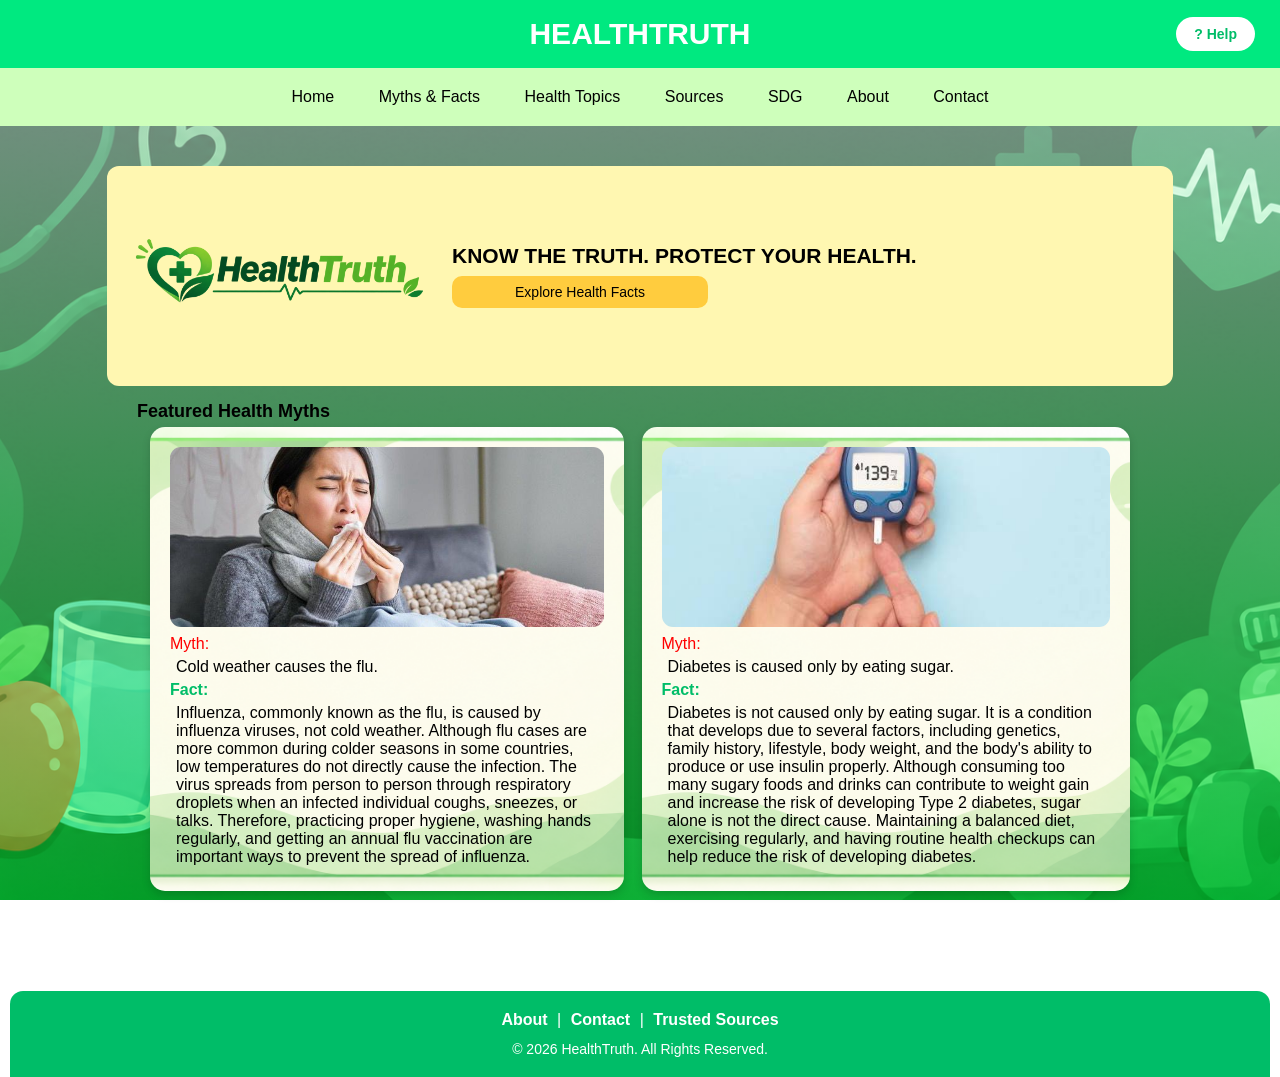
<file: index.html>
<!DOCTYPE html>
<html lang="en">

<head>
    <link rel="icon" type="image/png" href="Logo.png">
    <meta charset="UTF-8">
    <meta name="viewport" content="width=device-width, initial-scale=1.0">
    <title>HealthTruth</title>
    <link rel="stylesheet" href="style.css">
</head>

<body>

    <header>
        <div class="header-title">
            <h1>HEALTHTRUTH</h1>
            <a href="help.html" class="help-button">? Help</a>
            </a>
        </div>

        <nav>
            <a href="index.html" data-description="Go back to the HealthTruth homepage.">Home</a>
            <a href="myths-facts.html" data-description="Discover common health myths and facts.">Myths & Facts</a>
            <a href="heath-topics.html" data-description="Explore different health topics.">Health Topics</a>
            <a href="sources.html" data-description="Check reliable health information sources.">Sources</a>
            <a href="sdg.html" data-description="Learn how HealthTruth supports other SDG.">SDG</a>
            <a href="about.html" data-description="Learn more about HealthTruth.">About</a>
            <a href="contact.html" data-description="Send us questions, feedback, or suggestions.">Contact</a>
        </nav>

    </header>

    <main>

        <!-- Hero Section -->
        <section class="hero">
            <div class="hero-icon">
                <img src="Logo.png" alt="HealthTruth Logo" height="200px" width="300px">
            </div>

            <div class="hero-content">
                <h2>KNOW THE TRUTH. PROTECT YOUR HEALTH.</h2>
                <a href="heath-topics.html" class="hero-button">
                    Explore Health Facts
                </a>
            </div>
        </section>


        <!-- Featured Health Myths -->
        <section class="featured-myths">

            <h3>Featured Health Myths</h3>

            <div class="myths-container">

                <!-- First Myth Card -->
                <div class="myth-card">

                    <div class="image-placeholder">
                        <img src="Flu.jpg" alt="Person experiencing flu symptoms">
                    </div>

                    <p class="myth-label">Myth:</p>
                    <p class="myth-text">
                        Cold weather causes the flu.
                    </p>

                    <p class="fact-label">Fact:</p>
                    <p class="fact-text">
                        Influenza, commonly known as the flu, is caused by influenza viruses, not cold weather. Although
                        flu cases are more common during colder seasons in some countries, low temperatures do not
                        directly cause the infection. The virus spreads from person to person through respiratory
                        droplets when an infected individual coughs, sneezes, or talks. Therefore, practicing proper
                        hygiene, washing hands regularly, and getting an annual flu vaccination are important ways to
                        prevent the spread of influenza.
                    </p>

                </div>


                <!-- Second Myth Card -->
                <div class="myth-card">

                    <div class="image-placeholder">
                        <img src="Diabete.jpg" alt="Person experiencing flu symptoms">
                    </div>

                    <p class="myth-label">Myth:</p>
                    <p class="myth-text">
                        Diabetes is caused only by eating sugar.
                    </p>

                    <p class="fact-label">Fact:</p>
                    <p class="fact-text">
                        Diabetes is not caused only by eating sugar. It is a condition that develops due to several
                        factors, including genetics, family history, lifestyle, body weight, and the body's ability to
                        produce or use insulin properly. Although consuming too many sugary foods and drinks can
                        contribute to weight gain and increase the risk of developing Type 2 diabetes, sugar alone is
                        not the direct cause. Maintaining a balanced diet, exercising regularly, and having routine
                        health checkups can help reduce the risk of developing diabetes.
                    </p>

                </div>

            </div>
        </section>

    </main>

    <footer>
        <div class="footer-links">
            <a href="about.html">About</a> |
            <a href="contact.html">Contact</a> |
            <a href="sources.html">Trusted Sources</a>
        </div>

        <p class="copyright">
            &copy; 2026 HealthTruth. All Rights Reserved.
        </p>
    </footer>
    </footer>

</body>

</html>
</file>
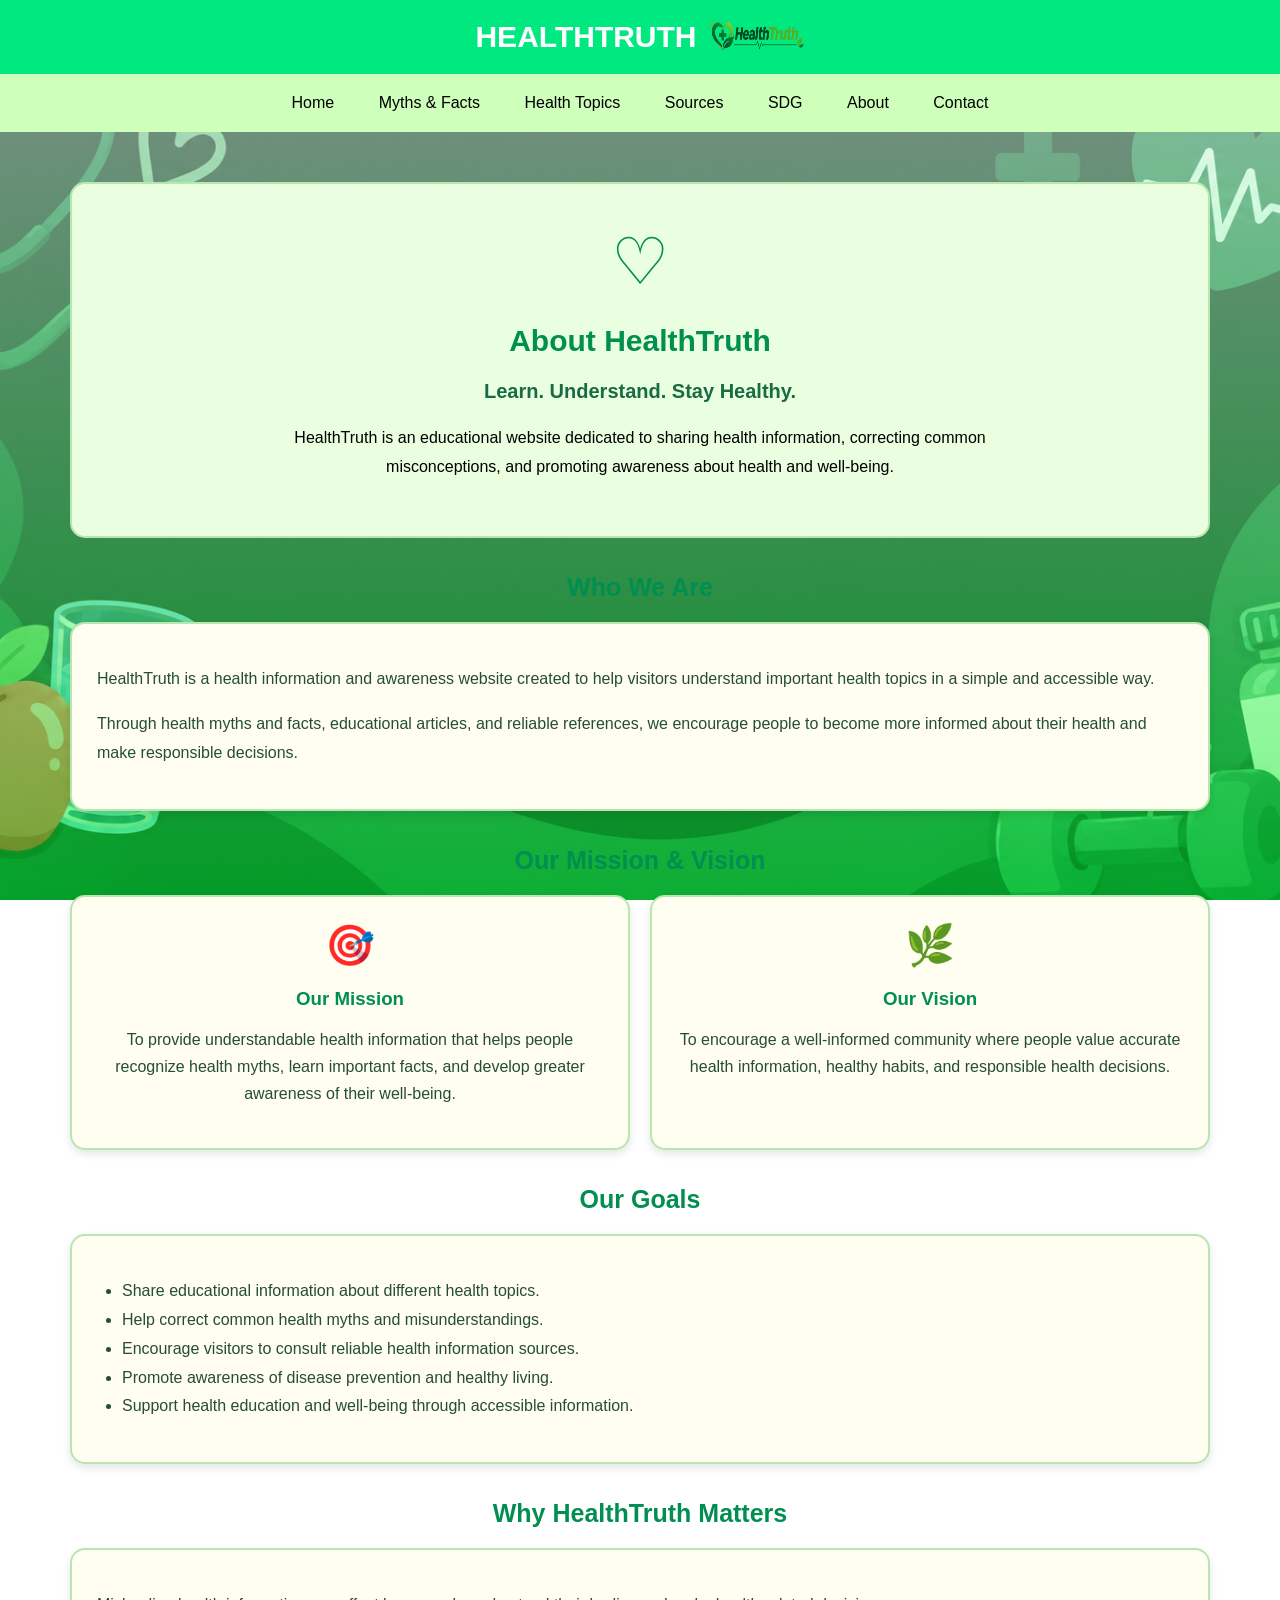
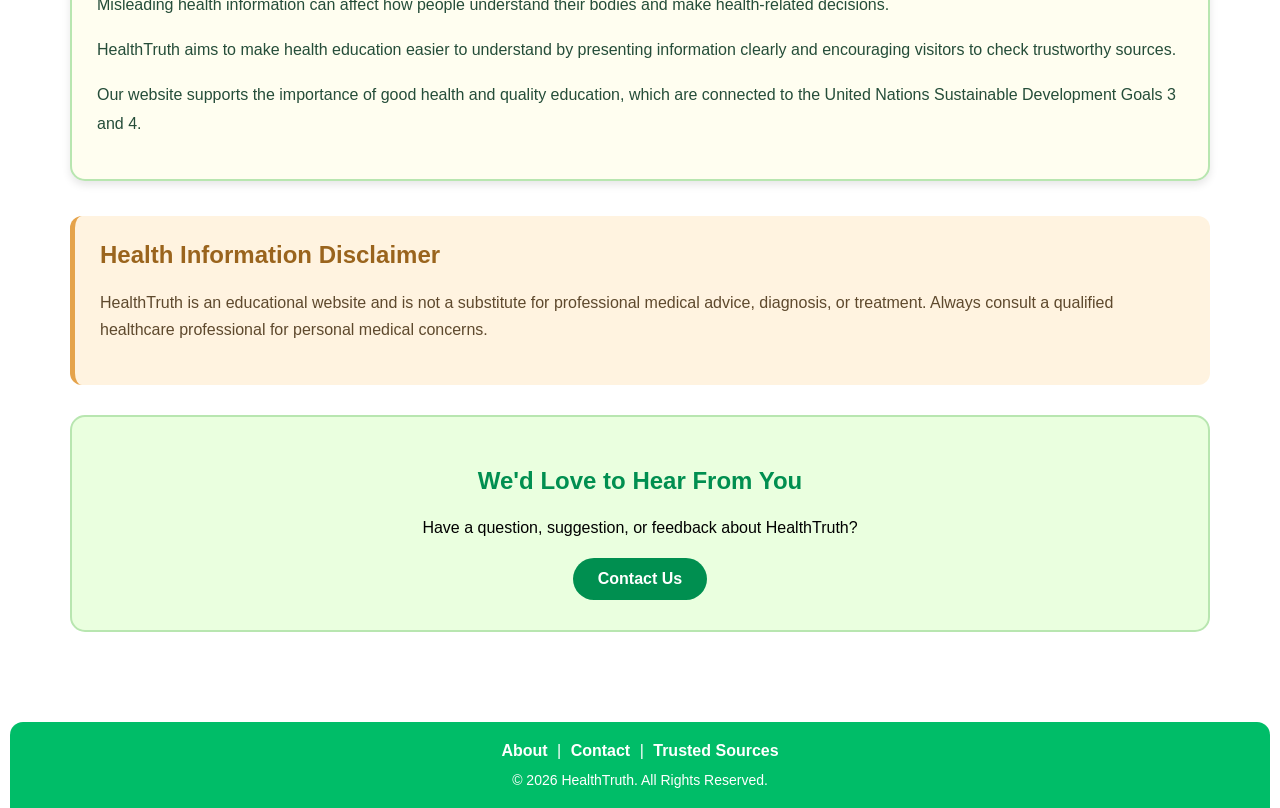
<file: about.html>
<!DOCTYPE html>
<html lang="en">

<head>
    <meta charset="UTF-8">
    <meta name="viewport" content="width=device-width, initial-scale=1.0">

    <title>About Us | HealthTruth</title>
    <link rel="stylesheet" href="style.css">
</head>

<body>

    <header>
        <div class="header-title">
            <h1>HEALTHTRUTH</h1>
            <img src="Logo.png" alt="HealthTruth Logo" height="50" width="100">
        </div>

        <nav>
            <a href="index.html" data-description="Go back to the HealthTruth homepage.">Home</a>
            <a href="myths-facts.html" data-description="Discover common health myths and facts.">Myths & Facts</a>
            <a href="heath-topics.html" data-description="Explore different health topics.">Health Topics</a>
            <a href="sources.html" data-description="Check reliable health information sources.">Sources</a>
            <a href="sdg.html" data-description="Learn how HealthTruth supports other SDG.">SDG</a>
            <a href="about.html" data-description="Learn more about HealthTruth.">About</a>
            <a href="contact.html" data-description="Send us questions, feedback, or suggestions.">Contact</a>
        </nav>
    </header>


    <main class="about-main">

        <!-- About Hero -->
        <section class="about-hero">
            <div class="about-heart">♡</div>

            <h2>About HealthTruth</h2>

            <p class="about-tagline">
                Learn. Understand. Stay Healthy.
            </p>

            <p>
                HealthTruth is an educational website dedicated to
                sharing health information, correcting common
                misconceptions, and promoting awareness about
                health and well-being.
            </p>
        </section>


        <!-- Who We Are -->
        <section class="about-section">
            <h2>Who We Are</h2>

            <div class="about-content-card">
                <p>
                    HealthTruth is a health information and awareness
                    website created to help visitors understand
                    important health topics in a simple and accessible
                    way.
                </p>

                <p>
                    Through health myths and facts, educational
                    articles, and reliable references, we encourage
                    people to become more informed about their health
                    and make responsible decisions.
                </p>
            </div>
        </section>


        <!-- Mission and Vision -->
        <section class="about-section">
            <h2>Our Mission & Vision</h2>

            <div class="about-card-container">

                <div class="about-card">
                    <div class="about-card-icon">🎯</div>

                    <h3>Our Mission</h3>

                    <p>
                        To provide understandable health information
                        that helps people recognize health myths,
                        learn important facts, and develop greater
                        awareness of their well-being.
                    </p>
                </div>

                <div class="about-card">
                    <div class="about-card-icon">🌿</div>

                    <h3>Our Vision</h3>

                    <p>
                        To encourage a well-informed community
                        where people value accurate health
                        information, healthy habits, and
                        responsible health decisions.
                    </p>
                </div>

            </div>
        </section>


        <!-- Our Goals -->
        <section class="about-section">
            <h2>Our Goals</h2>

            <div class="about-content-card">
                <ul>
                    <li>
                        Share educational information about
                        different health topics.
                    </li>

                    <li>
                        Help correct common health myths and
                        misunderstandings.
                    </li>

                    <li>
                        Encourage visitors to consult reliable
                        health information sources.
                    </li>

                    <li>
                        Promote awareness of disease prevention
                        and healthy living.
                    </li>

                    <li>
                        Support health education and well-being
                        through accessible information.
                    </li>
                </ul>
            </div>
        </section>


        <!-- Our Purpose -->
        <section class="about-section">
            <h2>Why HealthTruth Matters</h2>

            <div class="about-content-card">
                <p>
                    Misleading health information can affect how
                    people understand their bodies and make
                    health-related decisions.
                </p>

                <p>
                    HealthTruth aims to make health education
                    easier to understand by presenting information
                    clearly and encouraging visitors to check
                    trustworthy sources.
                </p>

                <p>
                    Our website supports the importance of
                    good health and quality education, which
                    are connected to the United Nations
                    Sustainable Development Goals 3 and 4.
                </p>
            </div>
        </section>


        <!-- Disclaimer -->
        <section class="about-disclaimer">
            <h2>Health Information Disclaimer</h2>

            <p>
                HealthTruth is an educational website and is
                not a substitute for professional medical advice,
                diagnosis, or treatment. Always consult a
                qualified healthcare professional for personal
                medical concerns.
            </p>
        </section>


        <!-- Contact Link -->
        <section class="about-contact">
            <h2>We'd Love to Hear From You</h2>

            <p>
                Have a question, suggestion, or feedback
                about HealthTruth?
            </p>

            <a href="contact.html" class="about-button">
                Contact Us
            </a>
        </section>

    </main>


    <footer>
        <div class="footer-links">
            <a href="about.html">About</a> |
            <a href="about.html#contact">Contact</a> |
            <a href="sources.html">Trusted Sources</a>
        </div>
        <p class="copyright">&copy; 2026 HealthTruth. All Rights Reserved.</p>
    </footer>

</body>

</html>
</file>
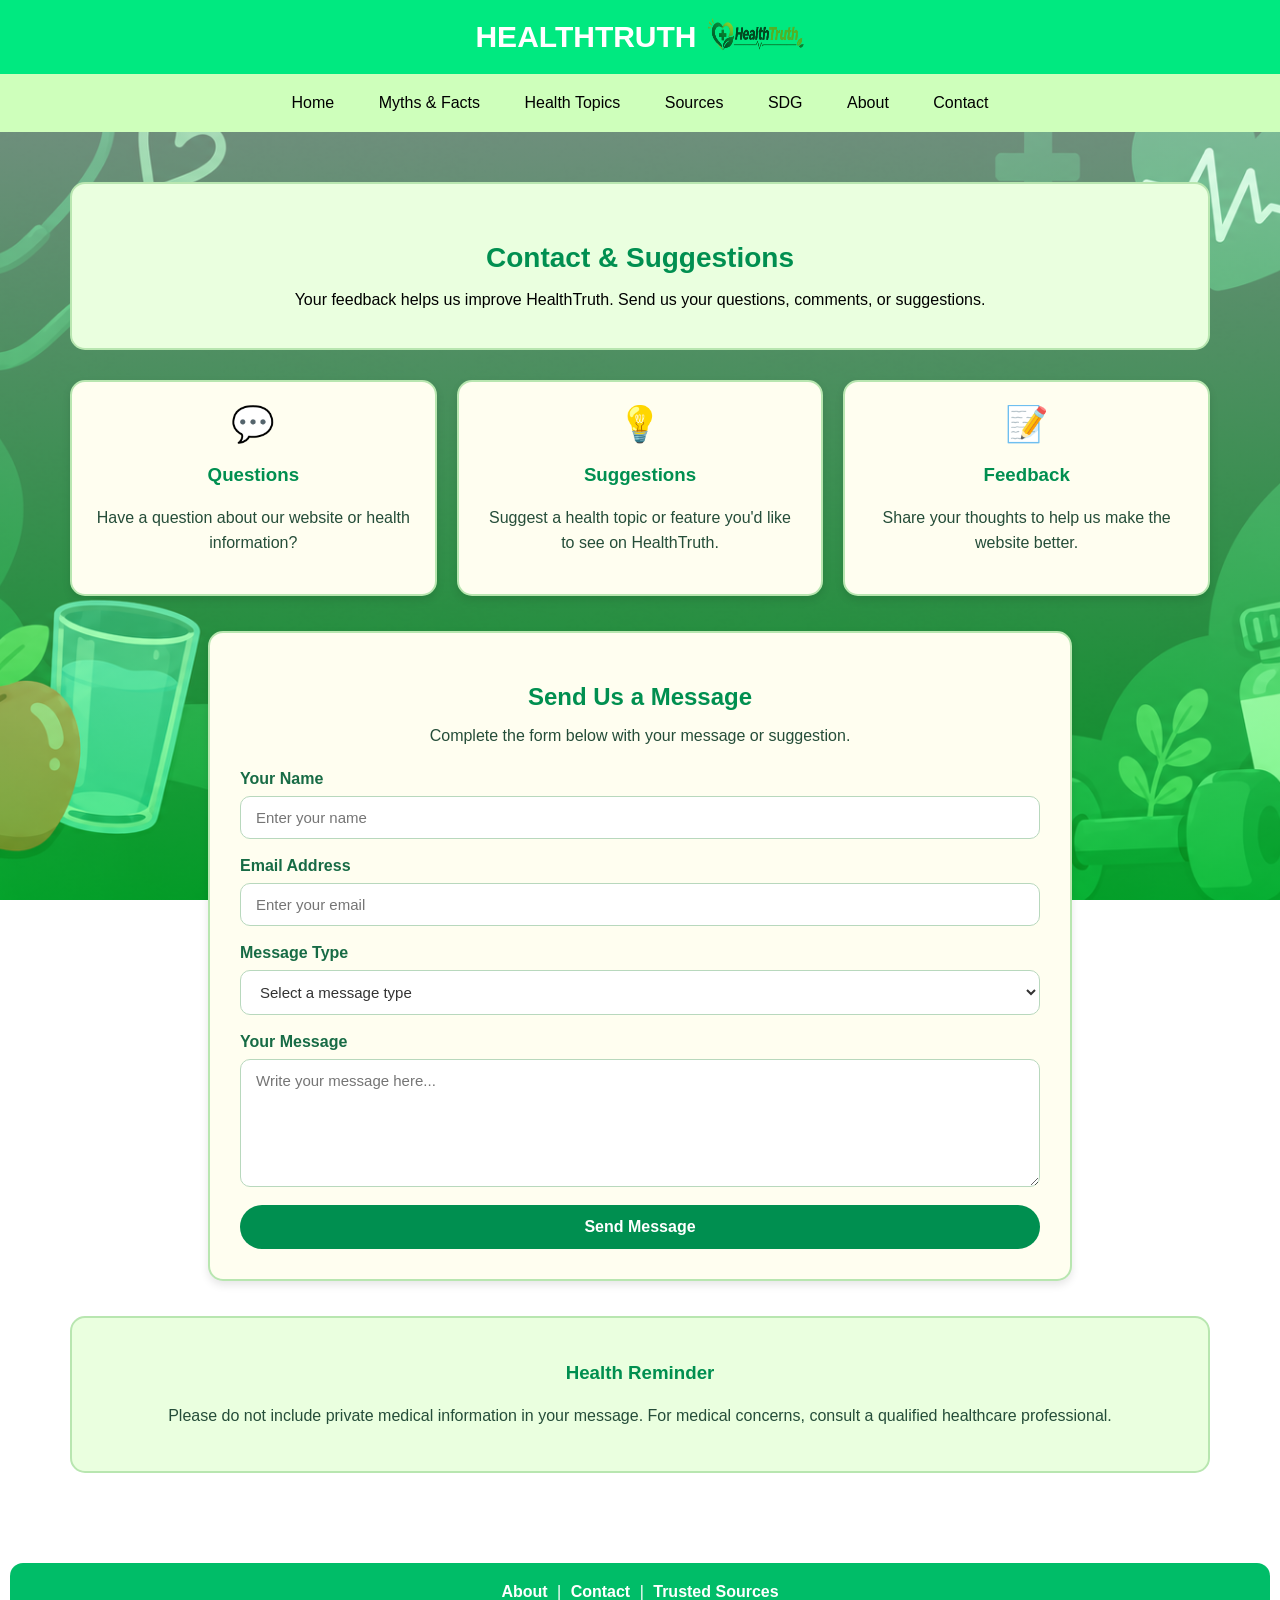
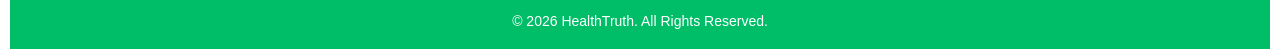
<file: contact.html>
<!DOCTYPE html>
<html lang="en">

<head>
    <meta charset="UTF-8">
    <meta name="viewport" content="width=device-width, initial-scale=1.0">

    <title>Contact & Suggestions | HealthTruth</title>
    <link rel="stylesheet" href="style.css">
</head>


<body>

    <header>
        <div class="header-title">
            <h1>HEALTHTRUTH</h1>
            <img src="Logo.png" alt="HealthTruth Logo" height="50" width="100">
        </div>

        <nav>
            <a href="index.html" data-description="Go back to the HealthTruth homepage.">Home</a>
            <a href="myths-facts.html" data-description="Discover common health myths and facts.">Myths & Facts</a>
            <a href="heath-topics.html" data-description="Explore different health topics.">Health Topics</a>
            <a href="sources.html" data-description="Check reliable health information sources.">Sources</a>
            <a href="sdg.html" data-description="Learn how HealthTruth supports other SDG.">SDG</a>
            <a href="about.html" data-description="Learn more about HealthTruth.">About</a>
            <a href="contact.html" data-description="Send us questions, feedback, or suggestions.">Contact</a>
        </nav>
    </header>


    <main class="contact-main">

        <!-- Contact Hero -->
        <section class="contact-hero">
            <h2>Contact & Suggestions</h2>

            <p>
                Your feedback helps us improve HealthTruth.
                Send us your questions, comments, or suggestions.
            </p>
        </section>


        <!-- Contact Information -->
        <section class="contact-info-container">

            <div class="contact-info-card">
                <div class="contact-icon">💬</div>

                <h3>Questions</h3>

                <p>
                    Have a question about our website or
                    health information?
                </p>
            </div>

            <div class="contact-info-card">
                <div class="contact-icon">💡</div>

                <h3>Suggestions</h3>

                <p>
                    Suggest a health topic or feature
                    you'd like to see on HealthTruth.
                </p>
            </div>

            <div class="contact-info-card">
                <div class="contact-icon">📝</div>

                <h3>Feedback</h3>

                <p>
                    Share your thoughts to help us make
                    the website better.
                </p>
            </div>

        </section>


        <!-- Contact Form -->
        <section class="contact-form-section">

            <h2>Send Us a Message</h2>

            <p class="contact-form-intro">
                Complete the form below with your message
                or suggestion.
            </p>

            <form class="contact-form" action="mailto:YOUR_EMAIL@example.com" method="post" enctype="text/plain">

                <div class="form-group">
                    <label for="contact-name">
                        Your Name
                    </label>

                    <input type="text" id="contact-name" name="Name" placeholder="Enter your name" required>
                </div>


                <div class="form-group">
                    <label for="contact-email">
                        Email Address
                    </label>

                    <input type="email" id="contact-email" name="Email" placeholder="Enter your email" required>
                </div>


                <div class="form-group">
                    <label for="contact-subject">
                        Message Type
                    </label>

                    <select id="contact-subject" name="Message Type" required>

                        <option value="">
                            Select a message type
                        </option>

                        <option value="Question">
                            Question
                        </option>

                        <option value="Suggestion">
                            Suggestion
                        </option>

                        <option value="Feedback">
                            Feedback
                        </option>

                        <option value="Other">
                            Other
                        </option>

                    </select>
                </div>


                <div class="form-group">
                    <label for="contact-message">
                        Your Message
                    </label>

                    <textarea id="contact-message" name="Message" rows="6" placeholder="Write your message here..."
                        required></textarea>
                </div>


                <button type="submit" class="contact-submit">
                    Send Message
                </button>

            </form>

        </section>


        <!-- Reminder -->
        <section class="contact-reminder">
            <h3>Health Reminder</h3>

            <p>
                Please do not include private medical
                information in your message. For medical
                concerns, consult a qualified healthcare
                professional.
            </p>
        </section>

    </main>


    <footer>
        <div class="footer-links">
            <a href="about.html">About</a> |
            <a href="about.html#contact">Contact</a> |
            <a href="sources.html">Trusted Sources</a>
        </div>
        <p class="copyright">&copy; 2026 HealthTruth. All Rights Reserved.</p>
    </footer>

</body>

</html>
</file>
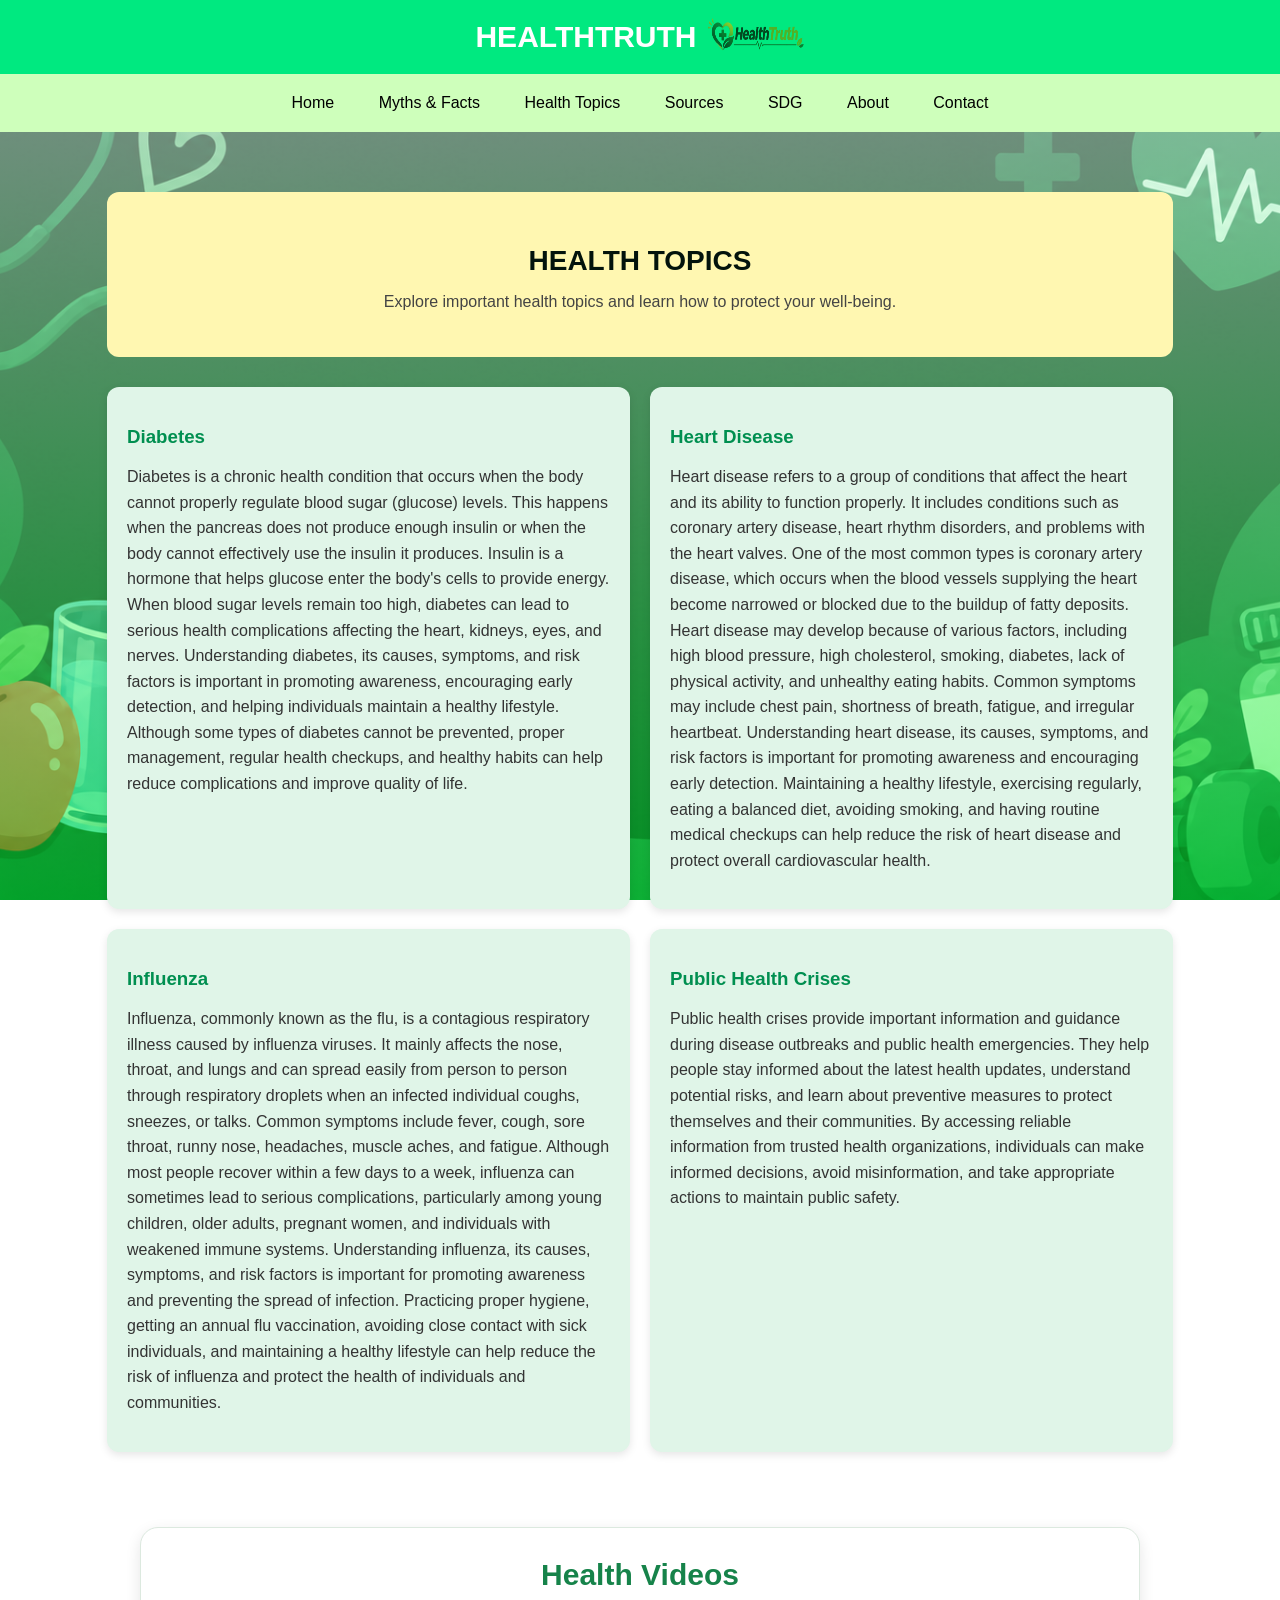
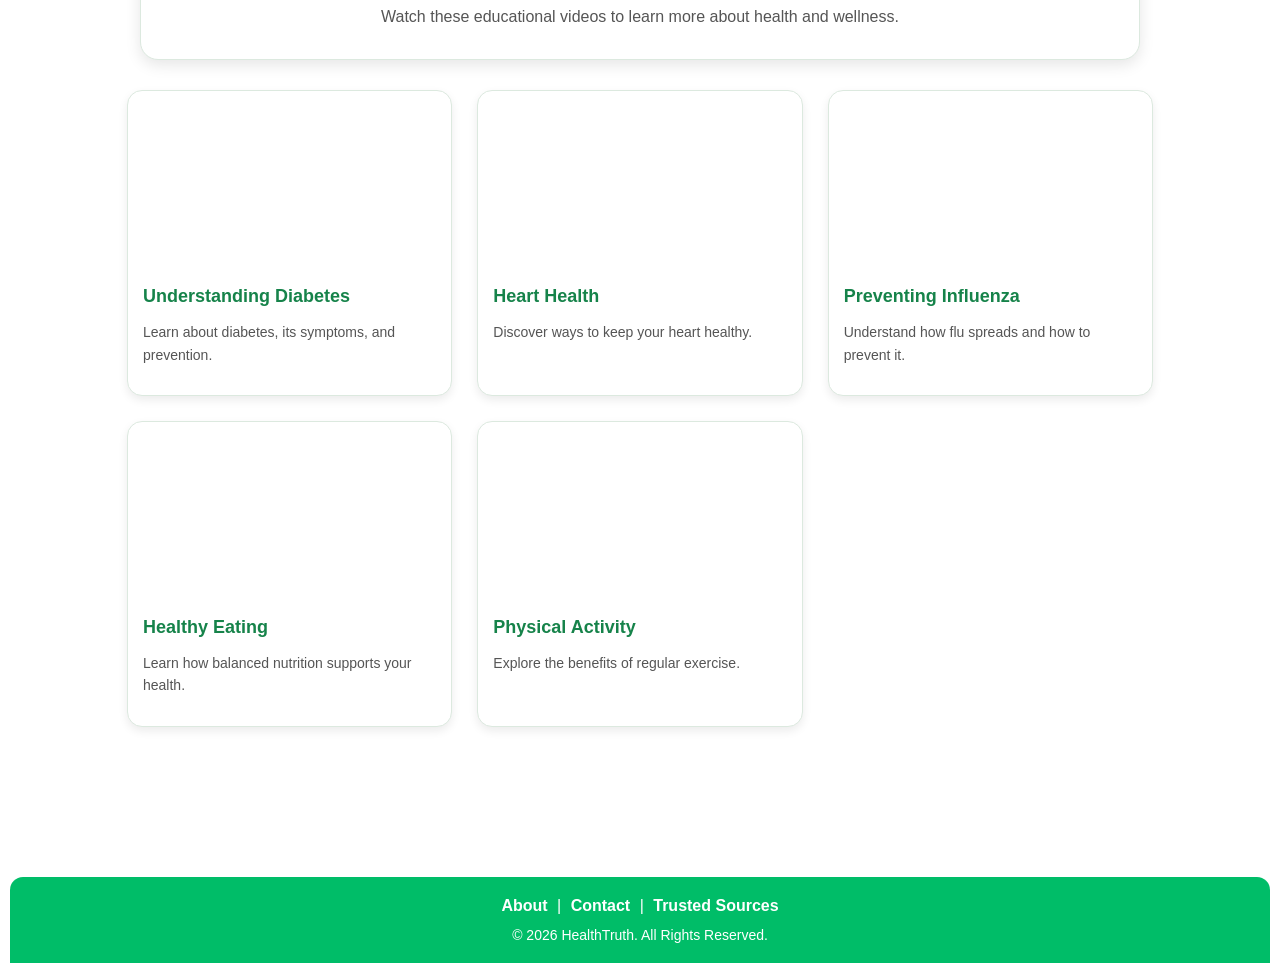
<file: heath-topics.html>
<!DOCTYPE html>
<html lang="en">

<head>
    <link rel="icon" type="image/png" href="Logo.png">
    <meta charset="UTF-8">
    <meta name="viewport" content="width=device-width, initial-scale=1.0">
    <title>Health Topics | HealthTruth</title>
    <link rel="stylesheet" href="style.css">
</head>

<body>

    <header>
        <div class="header-title">
            <h1>HEALTHTRUTH</h1>
            <img src="Logo.png" alt="HealthTruth Logo" height="50" width="100">
        </div>

        <nav>
            <a href="index.html" data-description="Go back to the HealthTruth homepage.">Home</a>
            <a href="myths-facts.html" data-description="Discover common health myths and facts.">Myths & Facts</a>
            <a href="heath-topics.html" data-description="Explore different health topics.">Health Topics</a>
            <a href="sources.html" data-description="Check reliable health information sources.">Sources</a>
            <a href="sdg.html" data-description="Learn how HealthTruth supports other SDG.">SDG</a>
            <a href="about.html" data-description="Learn more about HealthTruth.">About</a>
            <a href="contact.html" data-description="Send us questions, feedback, or suggestions.">Contact</a>
        </nav>
    </header>

    <main>
        <section class="page-intro">
            <h2>HEALTH TOPICS</h2>
            <p>Explore important health topics and learn how to protect your well-being.</p>
        </section>

        <section class="content-grid">

            <div class="content-card">
                <h3>Diabetes</h3>
                <p>Diabetes is a chronic health condition that occurs when the body cannot properly regulate blood sugar
                    (glucose) levels.
                    This happens when the pancreas does not produce enough insulin or when the body cannot effectively
                    use the insulin it produces.
                    Insulin is a hormone that helps glucose enter the body's cells to provide energy.
                    When blood sugar levels remain too high, diabetes can lead to serious health complications affecting
                    the heart, kidneys, eyes, and nerves.
                    Understanding diabetes, its causes, symptoms, and risk factors is important in promoting awareness,
                    encouraging early detection, and helping individuals maintain a healthy lifestyle.
                    Although some types of diabetes cannot be prevented, proper management, regular health checkups, and
                    healthy habits can help reduce complications and improve quality of life.</p>
            </div>

            <div class="content-card">
                <h3>Heart Disease</h3>
                <p>Heart disease refers to a group of conditions that affect the heart and its ability to function
                    properly. It includes conditions such as coronary artery disease, heart rhythm disorders, and
                    problems with the heart valves.
                    One of the most common types is coronary artery disease, which occurs when the blood vessels
                    supplying the heart become narrowed or blocked due to the buildup of fatty deposits. Heart disease
                    may develop because of various factors,
                    including high blood pressure, high cholesterol, smoking, diabetes, lack of physical activity, and
                    unhealthy eating habits. Common symptoms may include chest pain, shortness of breath, fatigue, and
                    irregular heartbeat. Understanding heart disease,
                    its causes, symptoms, and risk factors is important for promoting awareness and encouraging early
                    detection. Maintaining a healthy lifestyle, exercising regularly, eating a balanced diet, avoiding
                    smoking, and having routine medical checkups can help
                    reduce the risk of heart disease and protect overall cardiovascular health.</p>
            </div>

            <div class="content-card">
                <h3>Influenza</h3>
                <p>Influenza, commonly known as the flu, is a contagious respiratory illness caused by influenza
                    viruses. It mainly affects the nose, throat, and lungs and can spread easily from person to person
                    through respiratory droplets when an infected individual coughs, sneezes, or talks.
                    Common symptoms include fever, cough, sore throat, runny nose, headaches, muscle aches, and fatigue.
                    Although most people recover within a few days to a week, influenza can sometimes lead to serious
                    complications, particularly among young children, older adults, pregnant women,
                    and individuals with weakened immune systems. Understanding influenza, its causes, symptoms, and
                    risk factors is important for promoting awareness and preventing the spread of infection. Practicing
                    proper hygiene, getting an annual flu vaccination, avoiding close contact with sick individuals,
                    and maintaining a healthy lifestyle can help reduce the risk of influenza and protect the health of
                    individuals and communities.</p>
            </div>

            <div class="content-card">
                <h3>Public Health Crises</h3>
                <p>Public health crises provide important information and guidance during disease outbreaks and public
                    health emergencies.
                    They help people stay informed about the latest health updates, understand potential risks, and
                    learn about preventive measures to protect themselves and their communities.
                    By accessing reliable information from trusted health organizations, individuals can make informed
                    decisions, avoid misinformation, and take appropriate actions to maintain public safety.</p>
            </div>

        </section>


        <section class="video-section" id="health-videos">
            <div class="video-header-card">
                <h2>Health Videos</h2>
                <p>
                    Watch these educational videos to learn more about
                    health and wellness.
                </p>
            </div>


            <div class="video-container">

                <!-- Video 1 -->
                <div class="video-card">
                    <iframe width="560" height="315" src="https://www.youtube.com/embed/Q_epStvzGyc?si=6YQLJX6I4Yb5gmpV" title="YouTube video player" frameborder="0" allow="accelerometer; autoplay; clipboard-write; encrypted-media; gyroscope; picture-in-picture; web-share" referrerpolicy="strict-origin-when-cross-origin" allowfullscreen></iframe>
                    <h3>Understanding Diabetes</h3>
                    <p>Learn about diabetes, its symptoms, and prevention.</p>
                </div>

                <!-- Video 2 -->
                <div class="video-card">
                    <iframe width="560" height="315" src="https://www.youtube.com/embed/ZYbGyFCb-rU?si=caxajO9vyQjgYf29" title="YouTube video player" frameborder="0" allow="accelerometer; autoplay; clipboard-write; encrypted-media; gyroscope; picture-in-picture; web-share" referrerpolicy="strict-origin-when-cross-origin" allowfullscreen></iframe>
                    <h3>Heart Health</h3>
                    <p>Discover ways to keep your heart healthy.</p>
                </div>

                <!-- Video 3 -->
                <div class="video-card">
                    <iframe width="560" height="315" src="https://www.youtube.com/embed/f0yfvocTKXE?si=OAnb1U334tIYaoxt" title="YouTube video player" frameborder="0" allow="accelerometer; autoplay; clipboard-write; encrypted-media; gyroscope; picture-in-picture; web-share" referrerpolicy="strict-origin-when-cross-origin" allowfullscreen></iframe>
                    <h3>Preventing Influenza</h3>
                    <p>Understand how flu spreads and how to prevent it.</p>
                </div>

                <!-- Video 4 -->
                <div class="video-card">
                    <iframe width="560" height="315" src="https://www.youtube.com/embed/a-084pqI05U?si=-kNuOzb-cl7NbFUn" title="YouTube video player" frameborder="0" allow="accelerometer; autoplay; clipboard-write; encrypted-media; gyroscope; picture-in-picture; web-share" referrerpolicy="strict-origin-when-cross-origin" allowfullscreen></iframe>
                    <h3>Healthy Eating</h3>
                    <p>Learn how balanced nutrition supports your health.</p>
                </div>

                <!-- Video 5 -->
                <div class="video-card">
                    <iframe width="560" height="315" src="https://www.youtube.com/embed/bLgEKIYmBOg?si=OaB-PFwuKUMnQheI" title="YouTube video player" frameborder="0" allow="accelerometer; autoplay; clipboard-write; encrypted-media; gyroscope; picture-in-picture; web-share" referrerpolicy="strict-origin-when-cross-origin" allowfullscreen></iframe>
                    <h3>Physical Activity</h3>
                    <p>Explore the benefits of regular exercise.</p>
                </div>

            </div>
        </section>

    </main>

    <footer>
        <div class="footer-links">
            <a href="about.html">About</a> |
            <a href="about.html#contact">Contact</a> |
            <a href="sources.html">Trusted Sources</a>
        </div>
        <p class="copyright">&copy; 2026 HealthTruth. All Rights Reserved.</p>
    </footer>

</body>

</html>
</file>
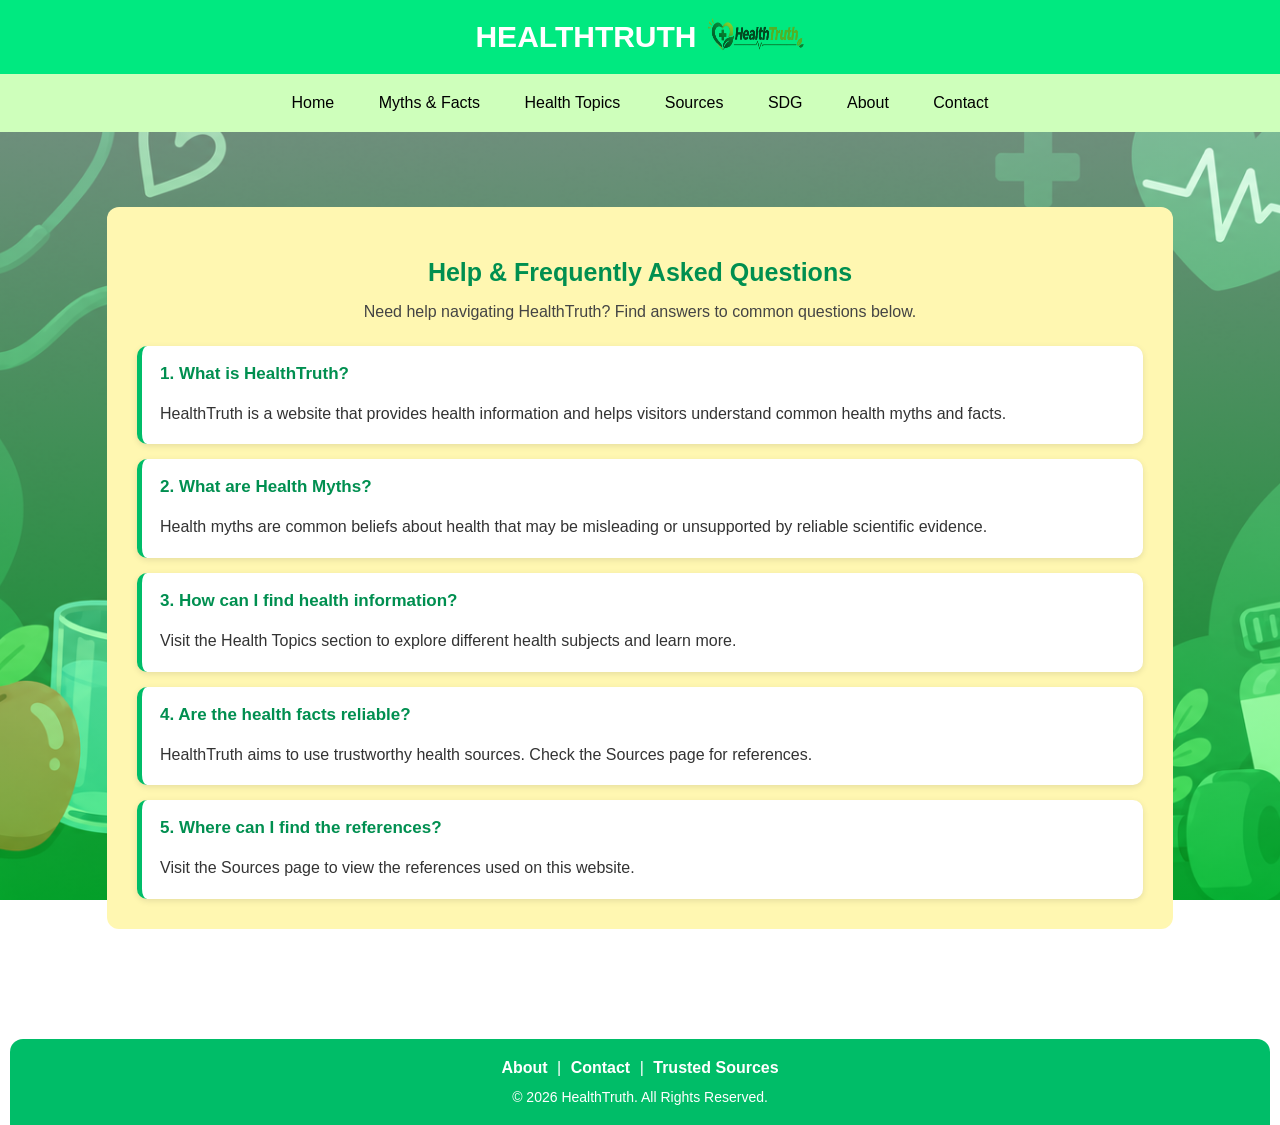
<file: help.html>
<!DOCTYPE html>
<html lang="en">

<head>
    <link rel="icon" type="image/png" href="Logo.png">
    <meta charset="UTF-8">
    <meta name="viewport" content="width=device-width, initial-scale=1.0">

    <title>Help | HealthTruth</title>

    <link rel="stylesheet" href="style.css">
</head>

<body>

    <header>
        <div class="header-title">
            <h1>HEALTHTRUTH</h1>
            <img src="Logo.png" alt="HealthTruth Logo" height="50" width="100">
        </div>

        <nav>
            <a href="index.html" data-description="Go back to the HealthTruth homepage.">Home</a>
            <a href="myths-facts.html" data-description="Discover common health myths and facts.">Myths & Facts</a>
            <a href="heath-topics.html" data-description="Explore different health topics.">Health Topics</a>
            <a href="sources.html" data-description="Check reliable health information sources.">Sources</a>
            <a href="sdg.html" data-description="Learn how HealthTruth supports other SDG.">SDG</a>
            <a href="about.html" data-description="Learn more about HealthTruth.">About</a>
            <a href="contact.html" data-description="Send us questions, feedback, or suggestions.">Contact</a>
        </nav>
    </header>

    <main>
        <!-- Help Section -->
        <section id="help" class="help-section">

            <h2>Help & Frequently Asked Questions</h2>

            <p class="help-intro">
                Need help navigating HealthTruth?
                Find answers to common questions below.
            </p>

            <div class="faq-container">

                <div class="faq-card">
                    <h3>1. What is HealthTruth?</h3>
                    <p>
                        HealthTruth is a website that provides health
                        information and helps visitors understand
                        common health myths and facts.
                    </p>
                </div>

                <div class="faq-card">
                    <h3>2. What are Health Myths?</h3>
                    <p>
                        Health myths are common beliefs about health
                        that may be misleading or unsupported by
                        reliable scientific evidence.
                    </p>
                </div>

                <div class="faq-card">
                    <h3>3. How can I find health information?</h3>
                    <p>
                        Visit the Health Topics section to explore
                        different health subjects and learn more.
                    </p>
                </div>

                <div class="faq-card">
                    <h3>4. Are the health facts reliable?</h3>
                    <p>
                        HealthTruth aims to use trustworthy health
                        sources. Check the Sources page for references.
                    </p>
                </div>

                <div class="faq-card">
                    <h3>5. Where can I find the references?</h3>
                    <p>
                        Visit the Sources page to view the references
                        used on this website.
                    </p>
                </div>

            </div>
        </section>
    </main>

    <footer>
        <div class="footer-links">
            <a href="about.html">About</a> |
            <a href="#contact">Contact</a> |
            <a href="sources.html">Trusted Sources</a>
        </div>
        <p class="copyright">&copy; 2026 HealthTruth. All Rights Reserved.</p>
    </footer>

</body>

</html>
</file>
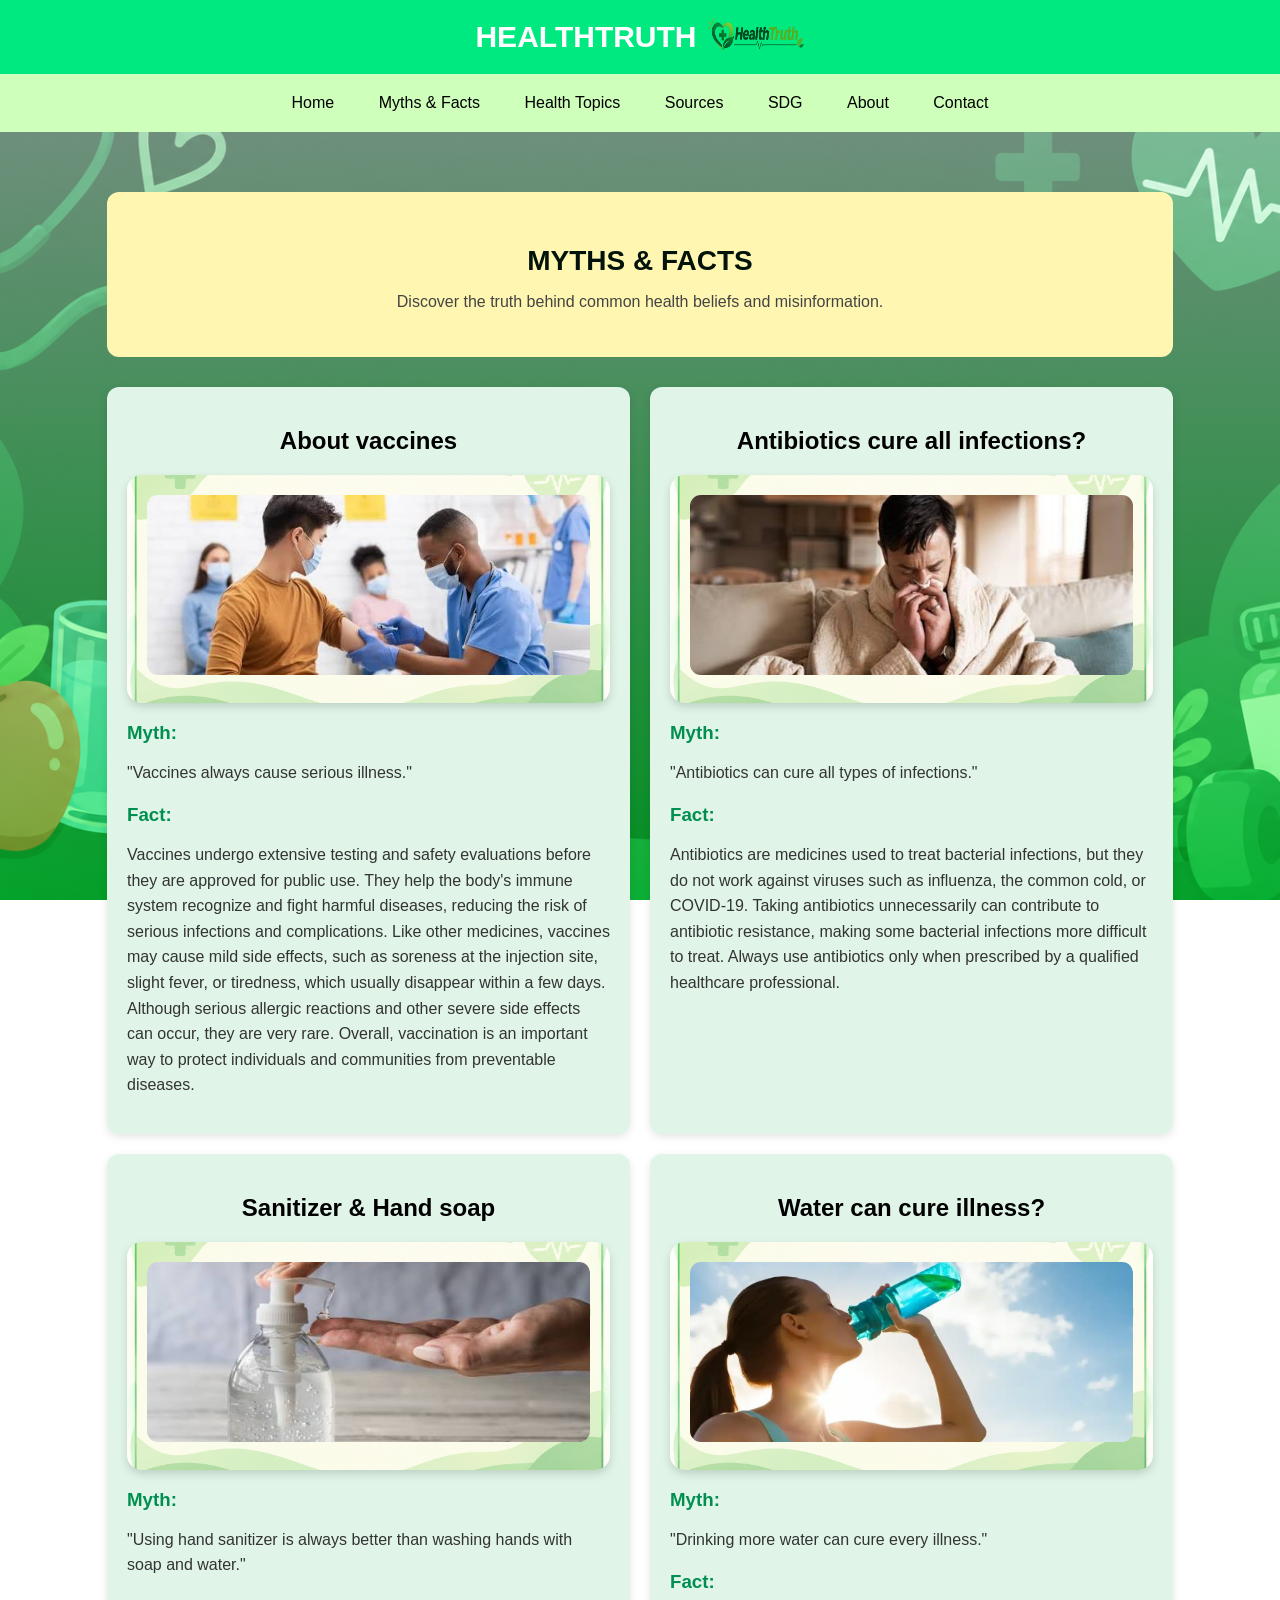
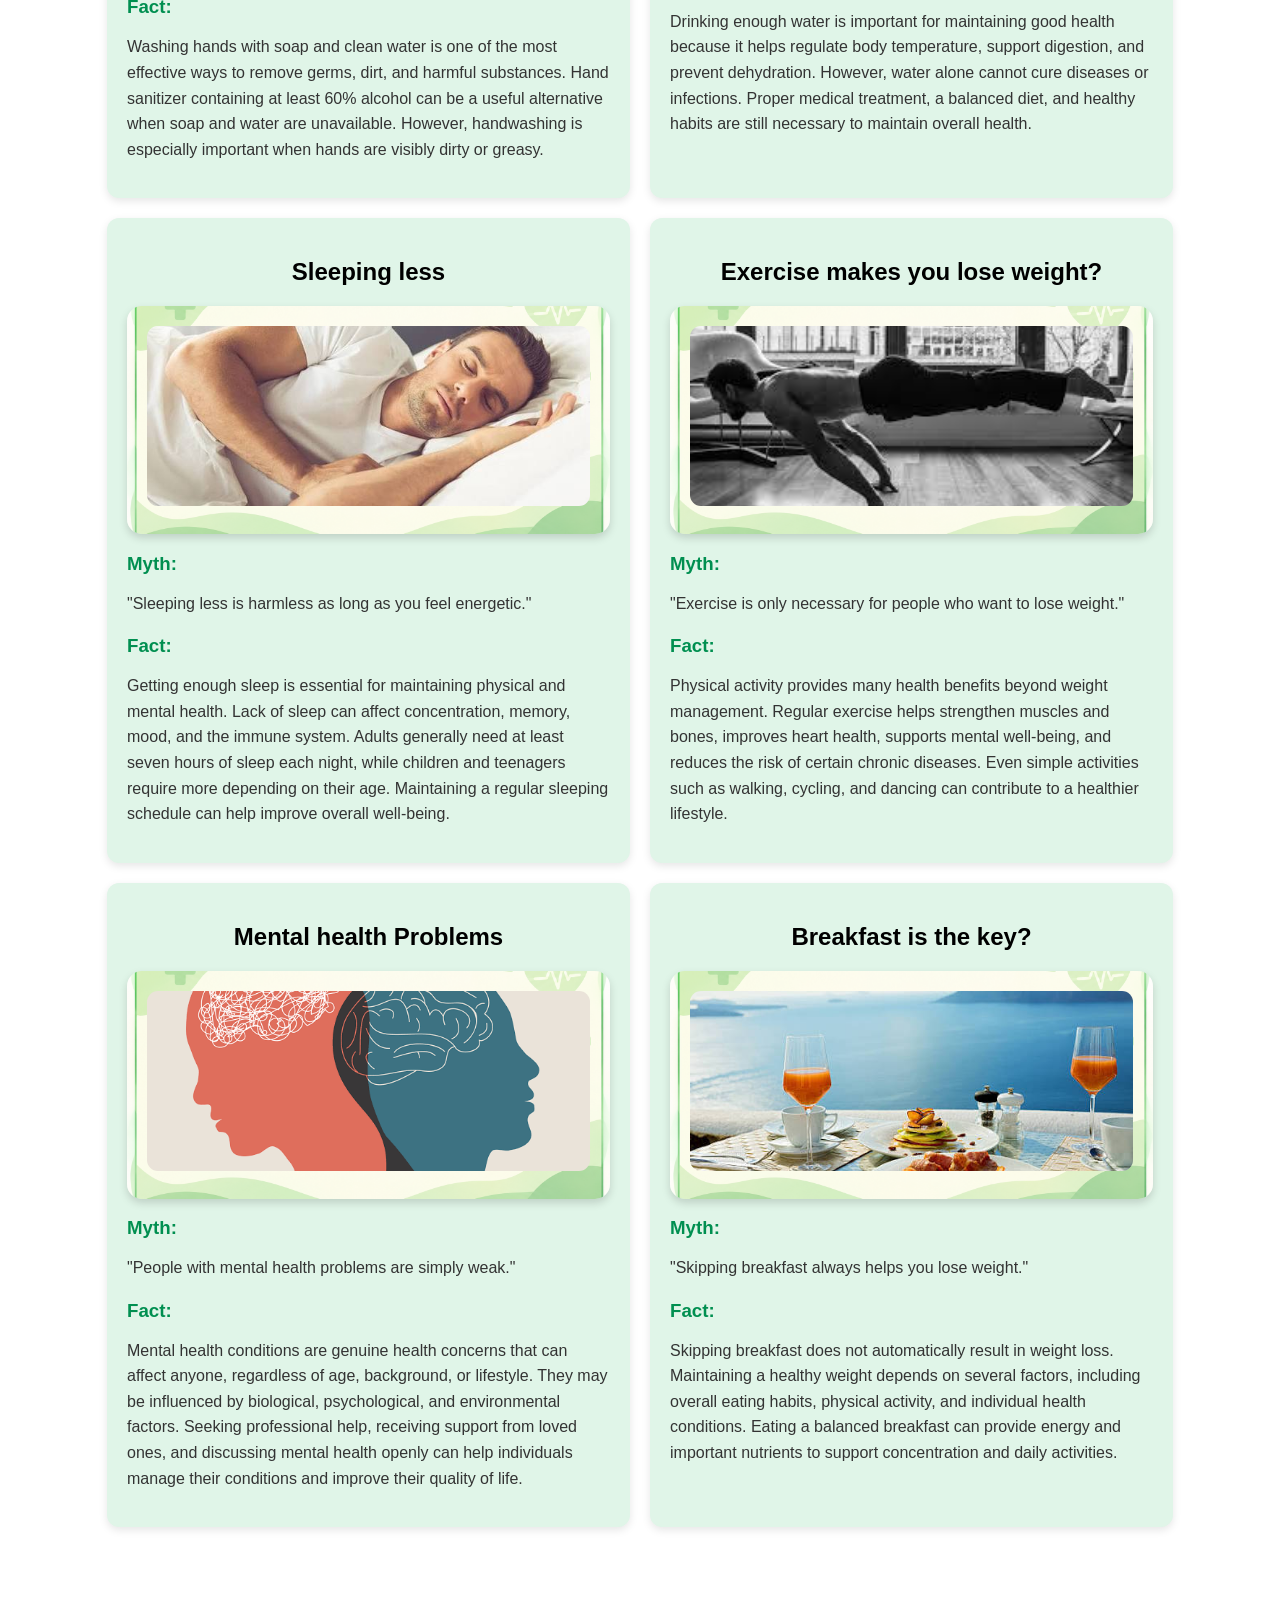
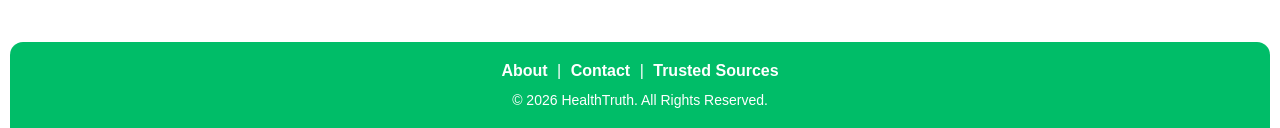
<file: myths-facts.html>
<!DOCTYPE html>
<html lang="en">

<head>
    <link rel="icon" type="image/png" href="Logo.png">
    <meta charset="UTF-8">
    <meta name="viewport" content="width=device-width, initial-scale=1.0">
    <title>Myths & Facts | HealthTruth</title>
    <link rel="stylesheet" href="style.css">
</head>

<body>

    <header>
        <div class="header-title">
            <h1>HEALTHTRUTH</h1>
            <img src="Logo.png" alt="HealthTruth Logo" height="50" width="100">
        </div>

        <nav>
            <a href="index.html" data-description="Go back to the HealthTruth homepage.">Home</a>
            <a href="myths-facts.html" data-description="Discover common health myths and facts.">Myths & Facts</a>
            <a href="heath-topics.html" data-description="Explore different health topics.">Health Topics</a>
            <a href="sources.html" data-description="Check reliable health information sources.">Sources</a>
            <a href="sdg.html" data-description="Learn how HealthTruth supports other SDG.">SDG</a>
            <a href="about.html" data-description="Learn more about HealthTruth.">About</a>
            <a href="contact.html" data-description="Send us questions, feedback, or suggestions.">Contact</a>
        </nav>
    </header>

    <main>
        <section class="page-intro">
            <h2>MYTHS & FACTS</h2>
            <p>Discover the truth behind common health beliefs and misinformation.</p>
        </section>

        <section class="content-grid">
            <!-- 1st Card -->
            <div class="content-card">
                <h1 style="text-align: center;">About vaccines</h1>
                <div class="myth-card">
                    <img src="vaccines.jpg" alt="Diabetes">
                </div>
                <h3>Myth:</h3>
                <p>"Vaccines always cause serious illness."</p>
                <h3>Fact:</h3>
                <p>Vaccines undergo extensive testing and safety evaluations before they are approved for public use.
                    They help the body's immune system recognize and fight harmful diseases, reducing the risk of
                    serious infections and complications. Like other medicines, vaccines may cause mild side effects,
                    such as soreness at the injection site, slight fever, or tiredness, which usually disappear within a
                    few days. Although serious allergic reactions and other severe side effects can occur, they are very
                    rare. Overall, vaccination is an important way to protect individuals and communities from
                    preventable diseases.</p>
            </div>
            <!-- 2nd Card -->
            <div class="content-card">
                <h1 style="text-align: center;">Antibiotics cure all infections?</h1>
                <div class="myth-card">
                    <img src="cold.jpg" alt="Cold">
                </div>
                <h3>Myth:</h3>
                <p>"Antibiotics can cure all types of infections."</p>
                <h3>Fact:</h3>
                <p>Antibiotics are medicines used to treat bacterial infections, but they do not work against viruses
                    such as influenza, the common cold, or COVID-19. Taking antibiotics unnecessarily can contribute to
                    antibiotic resistance, making some bacterial infections more difficult to treat. Always use
                    antibiotics only when prescribed by a qualified healthcare professional.</p>
            </div>
            <!-- 3rd Card -->
            <div class="content-card">
                <h1 style="text-align: center;">Sanitizer & Hand soap</h1>
                <div class="myth-card">
                    <img src="sanitizer.jpg" alt="sanitizer">
                </div>
                <h3>Myth:</h3>
                <p>"Using hand sanitizer is always better than washing hands with soap and water."</p>
                <h3>Fact:</h3>
                <p>Washing hands with soap and clean water is one of the most effective ways to remove germs, dirt, and
                    harmful substances. Hand sanitizer containing at least 60% alcohol can be a useful alternative when
                    soap and water are unavailable. However, handwashing is especially important when hands are visibly
                    dirty or greasy.</p>
            </div>
            <!-- 4th Card -->
            <div class="content-card">
                <h1 style="text-align: center;">Water can cure illness?</h1>
                <div class="myth-card">
                    <img src="water.webp" alt="water">
                </div>
                <h3>Myth:</h3>
                <p>"Drinking more water can cure every illness."</p>
                <h3>Fact:</h3>
                <p>Drinking enough water is important for maintaining good health because it helps regulate body
                    temperature, support digestion, and prevent dehydration. However, water alone cannot cure diseases
                    or infections. Proper medical treatment, a balanced diet, and healthy habits are still necessary to
                    maintain overall health.</p>
            </div>
            <!-- 5th Card -->
            <div class="content-card">
                <h1 style="text-align: center;">Sleeping less</h1>
                <div class="myth-card">
                    <img src="sleeping.jpg" alt="sleeping">
                </div>
                <h3>Myth:</h3>
                <p>"Sleeping less is harmless as long as you feel energetic."</p>
                <h3>Fact:</h3>
                <p>Getting enough sleep is essential for maintaining physical and mental health. Lack of sleep can
                    affect concentration, memory, mood, and the immune system. Adults generally need at least seven
                    hours of sleep each night, while children and teenagers require more depending on their age.
                    Maintaining a regular sleeping schedule can help improve overall well-being.</p>
            </div>
            <!-- 6thth Card -->
            <div class="content-card">
                <h1 style="text-align: center;">Exercise makes you lose weight?</h1>
                <div class="myth-card">
                    <img src="Exercise.jpg" alt="exercise">
                </div>
                <h3>Myth:</h3>
                <p>"Exercise is only necessary for people who want to lose weight."</p>
                <h3>Fact:</h3>
                <p>Physical activity provides many health benefits beyond weight management. Regular exercise helps
                    strengthen muscles and bones, improves heart health, supports mental well-being, and reduces the
                    risk of certain chronic diseases. Even simple activities such as walking, cycling, and dancing can
                    contribute to a healthier lifestyle.</p>
            </div>
            <!-- 7thth Card -->
            <div class="content-card">
                <h1 style="text-align: center;">Mental health Problems</h1>
                <div class="myth-card">
                    <img src="Mental-Health.png" alt="Mental Health">
                </div>
                <h3>Myth:</h3>
                <p>"People with mental health problems are simply weak."</p>
                <h3>Fact:</h3>
                <p>Mental health conditions are genuine health concerns that can affect anyone, regardless of age,
                    background, or lifestyle. They may be influenced by biological, psychological, and environmental
                    factors. Seeking professional help, receiving support from loved ones, and discussing mental health
                    openly can help individuals manage their conditions and improve their quality of life.</p>
            </div>
            <!-- 8th Card -->
            <div class="content-card">
                <h1 style="text-align: center;">Breakfast is the key?</h1>
                <div class="myth-card">
                    <img src="breakfast.jpg" alt="Breakfast">
                </div>
                <h3>Myth:</h3>
                <p>"Skipping breakfast always helps you lose weight."</p>
                <h3>Fact:</h3>
                <p>Skipping breakfast does not automatically result in weight loss. Maintaining a healthy weight depends
                    on several factors, including overall eating habits, physical activity, and individual health
                    conditions. Eating a balanced breakfast can provide energy and important nutrients to support
                    concentration and daily activities.</p>
            </div>
        </section>
    </main>

    <footer>
        <div class="footer-links">
            <a href="about.html">About</a> |
            <a href="about.html#contact">Contact</a> |
            <a href="sources.html">Trusted Sources</a>
        </div>
        <p class="copyright">&copy; 2026 HealthTruth. All Rights Reserved.</p>
    </footer>

</body>

</html>
</file>
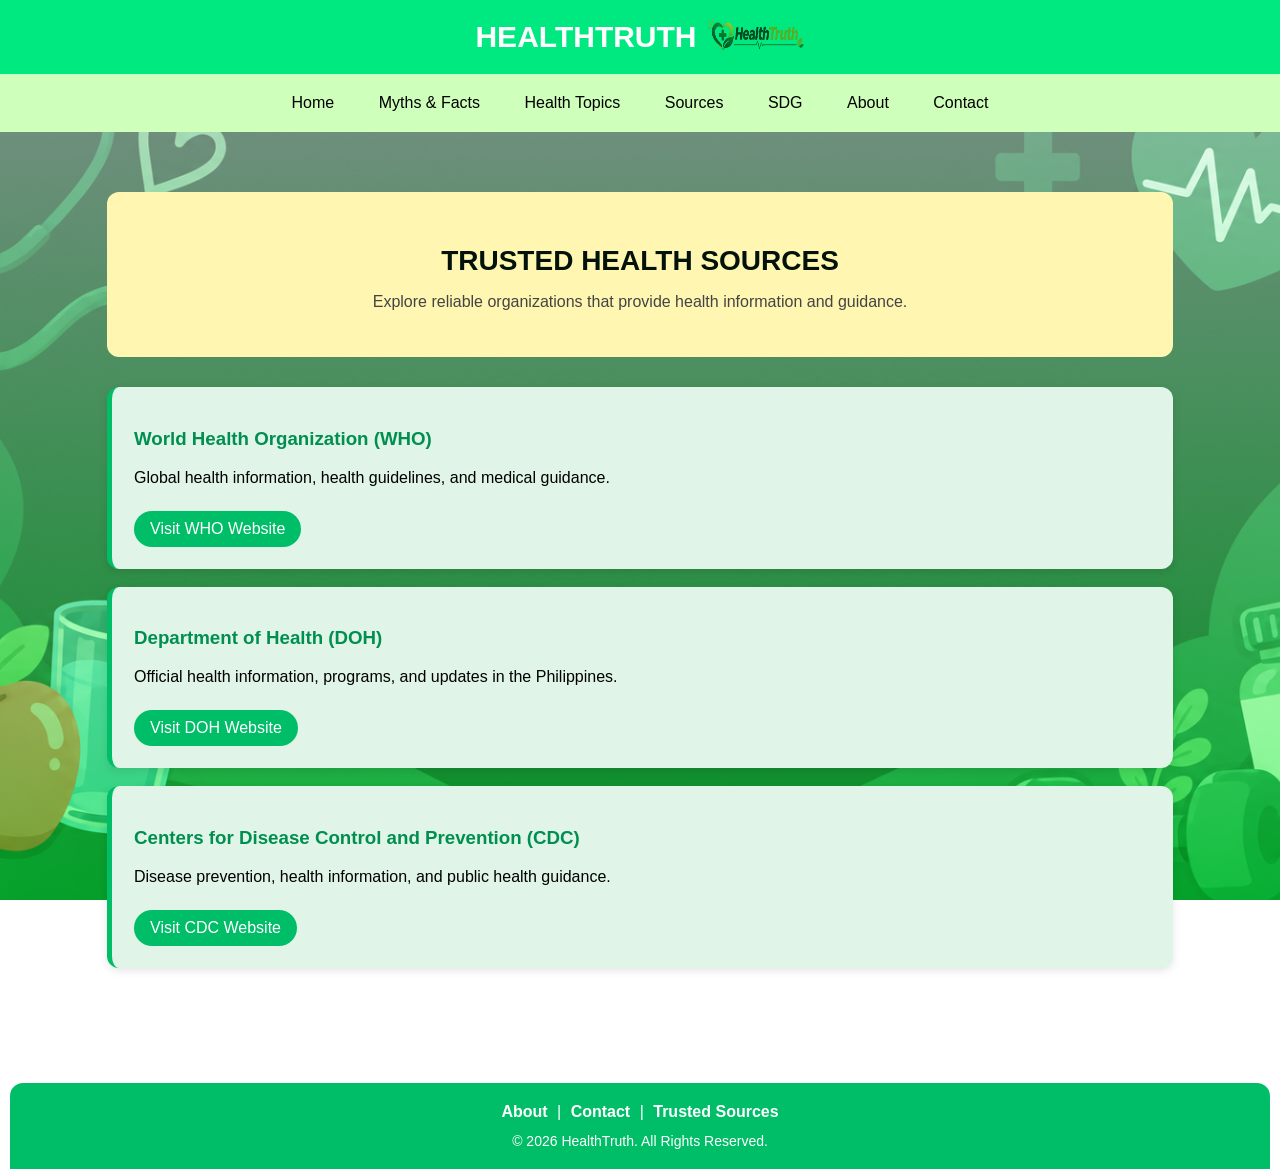
<file: sources.html>
<!DOCTYPE html>
<html lang="en">

<head>
    <link rel="icon" type="image/png" href="Logo.png">
    <meta charset="UTF-8">
    <meta name="viewport" content="width=device-width, initial-scale=1.0">
    <title>Sources | HealthTruth</title>
    <link rel="stylesheet" href="style.css">
</head>

<body>

    <header>
        <div class="header-title">
            <h1>HEALTHTRUTH</h1>
            <img src="Logo.png" alt="HealthTruth Logo" height="50" width="100">
        </div>

        <nav>
            <a href="index.html" data-description="Go back to the HealthTruth homepage.">Home</a>
            <a href="myths-facts.html" data-description="Discover common health myths and facts.">Myths & Facts</a>
            <a href="heath-topics.html" data-description="Explore different health topics.">Health Topics</a>
            <a href="sources.html" data-description="Check reliable health information sources.">Sources</a>
            <a href="sdg.html" data-description="Learn how HealthTruth supports other SDG.">SDG</a>
            <a href="about.html" data-description="Learn more about HealthTruth.">About</a>
            <a href="contact.html" data-description="Send us questions, feedback, or suggestions.">Contact</a>
        </nav>
    </header>

    <main>
        <section class="page-intro">
            <h2>TRUSTED HEALTH SOURCES</h2>
            <p>Explore reliable organizations that provide health information and guidance.</p>
        </section>

        <section class="sources-container">

            <div class="source-card">
                <h3>World Health Organization (WHO)</h3>
                <p>Global health information, health guidelines, and medical guidance.</p>
                <a href="https://www.who.int/" target="_blank" rel="noopener noreferrer">Visit WHO Website</a>
            </div>

            <div class="source-card">
                <h3>Department of Health (DOH)</h3>
                <p>Official health information, programs, and updates in the Philippines.</p>
                <a href="https://doh.gov.ph/" target="_blank" rel="noopener noreferrer">Visit DOH Website</a>
            </div>

            <div class="source-card">
                <h3>Centers for Disease Control and Prevention (CDC)</h3>
                <p>Disease prevention, health information, and public health guidance.</p>
                <a href="https://www.cdc.gov/" target="_blank" rel="noopener noreferrer">Visit CDC Website</a>
            </div>

        </section>
    </main>

    <footer>
        <div class="footer-links">
            <a href="about.html">About</a> |
            <a href="about.html#contact">Contact</a> |
            <a href="sources.html">Trusted Sources</a>
        </div>
        <p class="copyright">&copy; 2026 HealthTruth. All Rights Reserved.</p>
    </footer>

</body>

</html>
</file>
<file: style.css>
body {
    margin: 0;
    padding: 0;
    font-family: Arial, sans-serif;
}

body {
    background-image:
        linear-gradient(rgba(255, 255, 255, 0.5),
            rgba(0, 255, 42, 0.5)),
        url("Dark\ Green\ Health\ Frame\ \(1\).png");

    background-size: cover;
    background-position: center;
    background-repeat: no-repeat;
    background-attachment: fixed;
}

/* Featured Myths Margin */
.featured-myths {
    margin-top: 15px;
    margin-bottom: 20px;
    margin-left: 30px;
    margin-right: 30px;
}

/* Myth Cards Spacing */
.myths-container {
    gap: 20px;
}

/* Footer Margin */
footer {
    margin: 15px 10px 0;
}

/* Header */
header {
    width: 100%;
    text-align: center;
}

/* Green Title Section */
.header-title {
    background-color: #00e980;
    display: flex;
    justify-content: center;
    align-items: center;
    padding: 12px;
    gap: 8px;
    position: relative;
}

/* Help Button */
.help-button {
    position: absolute;
    right: 25px;
    top: 50%;
    transform: translateY(-50%);

    background-color: white;
    color: #00bd68;
    text-decoration: none;

    padding: 9px 18px;
    border-radius: 20px;
    font-size: 14px;
    font-weight: bold;

    transition: 0.3s ease;
}

/* Help Button Hover */
.help-button:hover {
    background-color: #008f50;
    color: white;
    transform: translateY(-50%) scale(1.05);
}

/* Logo */
.logo {
    font-size: 42px;
}

/* Website Title */
.header-title h1 {
    color: white;
    font-size: 30px;
    margin: 5px 0;
    font-weight: bold;
}

/* Navigation Bar */
nav {
    background-color: #ceffbb;
    padding: 12px;
    text-align: center;
}

/* Navigation Links */
nav a {
    display: inline-block;
    text-decoration: none;
    color: black;
    font-weight: bold;
    padding: 8px 15px;
    margin: 0 5px;
    border-radius: 8px;
    transition: all 0.3s ease;
}

/* Navigation Link */
nav a {
    position: relative;
    display: inline-block;
}

/* Description Popup */
nav a::after {
    content: attr(data-description);

    position: absolute;
    top: 130%;
    left: 50%;
    transform: translateX(-50%);

    width: 220px;
    padding: 12px;

    background-color: #333;
    color: white;

    font-size: 13px;
    font-weight: normal;
    line-height: 1.5;
    text-align: center;

    border-radius: 8px;
    box-sizing: border-box;

    opacity: 0;
    visibility: hidden;
    pointer-events: none;

    z-index: 999;
    transition: 0.3s ease;
}

/* Show Popup */
nav a:hover::after {
    opacity: 1;
    visibility: visible;
}

/* Hover Effect */
nav a:hover {
    background-color: #00bd68;
    color: white;
    transform: translateY(-5px);
    box-shadow: 0 4px 8px rgba(0, 0, 0, 0.2);
}

/* Navigation Links */
nav a {
    text-decoration: none;
    color: black;
    font-weight: normal;
}

/* Footer */
html,
body {
    min-height: 100%;
    margin: 0;
}

body {
    min-height: 100vh;
    display: flex;
    flex-direction: column;
    font-family: Arial, sans-serif;
}

/* Main Content */
main {
    flex: 1;
    padding: 10px 7px;
}

/* Main Content Margins */
main {
    margin: 30px 100px;
    padding: 20px;
}

/* Footer */
footer {
    background-color: #00bd68;
    color: white;
    text-align: center;
    padding: 20px 10px;
    margin-top: 40px;
    border-radius: 13px 13px 0 0;
}

/* Footer Links */
.footer-links {
    margin-bottom: 12px;
}

.footer-links a {
    color: white;
    text-decoration: none;
    font-size: 16px;
    font-weight: bold;
    margin: 0 5px;
}

.footer-links a:hover {
    color: #d9f2e6;
    text-decoration: underline;
}

/* Copyright */
.copyright {
    font-size: 14px;
    margin: 0;
}

/*Main*/
main {
    padding: 10px 7px;
    font-family: Arial, sans-serif;
}

/* Hero Section */
.hero {
    background-color: #fff7b1;
    border-radius: 12px;
    display: flex;
    align-items: center;
    padding: 10px 20px;
    gap: 25px;
    margin-bottom: 8px;
    height: 200px;
}

/* Heart Icon */
.hero-icon {
    width: 300px;
    height: 200px;
    display: flex;
    justify-content: center;
    align-items: center;
}

.hero-icon img {
    width: 100%;
    height: 100%;
    object-fit: contain;
}

/* Hero Content */
.hero-content {
    flex: 1;
}

.hero-content h2 {
    font-size: 21px;
    margin: 0 0 8px;
    color: black;
}

/* Hero Button */
.hero-button {
    display: block;
    background-color: #ffcc3e;
    color: rgb(0, 0, 0);
    text-decoration: none;
    text-align: center;
    padding: 8px;
    border-radius: 10px;
    width: 240px;
    font-size: 14px;
}

.hero-button:hover {
    background-color: #fcd6a4;
}

/* Featured Myths Section */
.featured-myths h3 {
    font-size: 18px;
    margin: 7px 0 5px;
    color: black;
}

/* Myths Container */
.myths-container {
    display: flex;
    justify-content: space-around;
    gap: 18px;
    padding: 0 13px;
}

/* Myth Card */
.myth-card {
    background-image: url("Pastel\ Green\ Healthcare\ Card\ Template.png");
    background-size: cover;
    background-position: center;
    background-repeat: no-repeat;

    border-radius: 15px;
    padding: 20px;
    box-shadow: 0 4px 8px rgba(0, 0, 0, 0.15);
}

/* Myth Card Images */
.myth-card img {
    width: 100%;
    height: 180px;
    object-fit: cover;
    border-radius: 11px;
    margin-bottom: 8px;
    display: block;
}

/* Myth Label */
.myth-label {
    color: red;
    margin: 5px 0;
}

/* Myth Text */
.myth-text {
    color: black;
    margin: 5px 6px;
}

/* Fact Label */
.fact-label {
    color: #00bd68;
    font-weight: bold;
    margin: 5px 0;
}

/* Fact Text */
.fact-text {
    color: black;
    margin: 5px 6px;
}

/* Responsive Design */
@media (max-width: 600px) {
    .hero {
        gap: 12px;
        padding: 12px;
    }

    .hero-content h2 {
        font-size: 16px;
    }

    .hero-icon {
        font-size: 45px;
    }

    .myths-container {
        flex-direction: column;
        padding: 0;
    }

    .hero-button {
        width: auto;
    }
}

/* Help Section */
.help-section {
    background-color: #fff7b1;
    padding: 30px;
    margin-top: 35px;
    margin-bottom: 30px;
    border-radius: 12px;
    scroll-margin-top: 20px;
}

.help-section h2 {
    text-align: center;
    color: #008f50;
    font-size: 25px;
    margin-bottom: 10px;
}

.help-intro {
    text-align: center;
    color: #444;
    margin-bottom: 25px;
}

/* FAQ Container */
.faq-container {
    display: flex;
    flex-direction: column;
    gap: 15px;
}

/* FAQ Cards */
.faq-card {
    background-color: white;
    padding: 18px;
    border-radius: 10px;
    border-left: 5px solid #00bd68;
    box-shadow: 0 2px 6px rgba(0, 0, 0, 0.1);
}

.faq-card h3 {
    color: #008f50;
    font-size: 17px;
    margin-top: 0;
}

.faq-card p {
    color: #333;
    line-height: 1.6;
    margin-bottom: 0;
}


/* ===== OTHER HEALTH TRUTH PAGES ===== */

.page-intro {
    text-align: center;
    background-color: #fff7b1;
    padding: 30px 20px;
    margin: 20px 0 30px;
    border-radius: 12px;
}

.page-intro h2 {
    color: #03130c;
    font-size: 28px;
    margin-bottom: 10px;
}

.page-intro p {
    color: #444;
}

/* Myths and Health Topics Cards */

.content-grid {
    display: grid;
    grid-template-columns: repeat(2, 1fr);
    gap: 20px;
    margin-bottom: 35px;
}

.content-card {
    background-color: #e0f5e8;
    padding: 20px;
    border-radius: 12px;
    box-shadow: 0 3px 8px rgba(0, 0, 0, 0.1);
}

.content-card h3 {
    color: #008f50;
    margin-bottom: 8px;
}

.content-card p {
    color: #333;
    line-height: 1.6;
}

.content-card .image-placeholder {
    background-color: #d0e8d8;
    height: 150px;
    display: flex;
    justify-content: center;
    align-items: center;
    border-radius: 10px;
    margin-bottom: 15px;
    color: #555;
}

/* Sources Page */

.sources-container {
    display: flex;
    flex-direction: column;
    gap: 18px;
    margin-bottom: 35px;
}

.source-card {
    background-color: #e0f5e8;
    padding: 22px;
    border-radius: 12px;
    border-left: 5px solid #00bd68;
    box-shadow: 0 3px 8px rgba(0, 0, 0, 0.1);
}

.source-card h3 {
    color: #008f50;
}

.source-card a {
    display: inline-block;
    background-color: #00bd68;
    color: white;
    padding: 9px 16px;
    border-radius: 20px;
    text-decoration: none;
    margin-top: 8px;
}

.source-card a:hover {
    background-color: #008f50;
}

/* About Page */

.about-container,
.contact-container {
    background-color: #e0f5e8;
    padding: 25px;
    border-radius: 12px;
    margin-bottom: 25px;
    box-shadow: 0 3px 8px rgba(0, 0, 0, 0.1);
}

.about-container h2,
.contact-container h2 {
    color: #008f50;
}

.about-container p,
.contact-container p {
    line-height: 1.7;
    color: #333;
}

/* Contact Form */

.contact-container form {
    display: flex;
    flex-direction: column;
    gap: 10px;
}

.contact-container label {
    font-weight: bold;
    color: #008f50;
}

.contact-container input,
.contact-container textarea {
    padding: 12px;
    border: 1px solid #ccc;
    border-radius: 8px;
    font-family: Arial, sans-serif;
    font-size: 14px;
}

.contact-container button {
    background-color: #00bd68;
    color: white;
    border: none;
    padding: 12px;
    border-radius: 8px;
    font-weight: bold;
    cursor: pointer;
}

.contact-container button:hover {
    background-color: #008f50;
}

/* Responsive Layout */

@media (max-width: 600px) {
    .content-grid {
        grid-template-columns: 1fr;
    }

    .page-intro h2 {
        font-size: 22px;
    }
}

.myth-card img,
.topic-card img {
    width: 100%;
    height: 180px;
    object-fit: cover;
    border-radius: 11px;
    margin-bottom: 8px;
    display: block;
}


/* SDG 3 Page */
.sdg-main {
    margin: 30px 50px;
    padding: 20px;
}

/* SDG Hero */
.sdg-hero {
    background-color: #eaffdf;
    background-image: url("images/card-background.png");
    background-size: cover;
    background-position: center;

    padding: 35px;
    border-radius: 15px;
    text-align: center;
    margin-bottom: 30px;
}

.sdg-number {
    width: 75px;
    height: 75px;
    margin: 0 auto 15px;

    background-color: #008f50;
    color: white;

    display: flex;
    align-items: center;
    justify-content: center;

    border-radius: 12px;
    font-size: 40px;
    font-weight: bold;
}

.sdg-hero h2 {
    color: #008f50;
    font-size: 28px;
    margin-bottom: 12px;
}

.sdg-tagline {
    font-size: 20px;
    font-weight: bold;
    color: #44c98d;
}

.sdg-hero p {
    line-height: 1.7;
    max-width: 850px;
    margin: 15px auto;
}

/* Sections */
.sdg-section {
    margin-bottom: 35px;
}

.sdg-section>h2 {
    text-align: center;
    color: #000000;
    margin-bottom: 20px;
    font-size: 25px;
}

/* SDG Content Card - Solid Background */
.sdg-content-card {
    background-color: #fffef0;
    background-image: none;
    padding: 25px;
    border-radius: 15px;
    border: 2px solid #b8e6b0;
    box-shadow: 0 4px 8px rgba(0, 0, 0, 0.1);
}

.sdg-content-card p,
.sdg-content-card li {
    font-size: 16px;
    line-height: 1.8;
    color: #000000;
}

.sdg-content-card ul {
    padding-left: 25px;
}

/* SDG Cards */
.sdg-card-container {
    display: grid;
    grid-template-columns: repeat(2, 1fr);
    gap: 20px;
}

/* SDG Cards - Solid Background */
.sdg-card {
    background-color: #fffef0;
    background-image: none;

    padding: 25px;
    border-radius: 15px;
    border: 2px solid #b8e6b0;
    box-shadow: 0 4px 8px rgba(0, 0, 0, 0.1);

    text-align: center;
    transition: 0.3s ease;
}

.sdg-card:hover {
    transform: translateY(-5px);
    box-shadow: 0 7px 14px rgba(0, 0, 0, 0.15);
}

.sdg-card-icon {
    font-size: 40px;
    margin-bottom: 10px;
}

.sdg-card h3 {
    color: #000000;
    margin-bottom: 12px;
}

.sdg-card p {
    color: #254d39;
    line-height: 1.7;
}

/* Source Button */
.sdg-source {
    background-color: #eaffdf;
    padding: 30px;
    border-radius: 15px;
    text-align: center;
}

.sdg-source p {
    line-height: 1.7;
    margin-bottom: 20px;
}

.sdg-button {
    display: inline-block;
    background-color: #008f50;
    color: white;

    text-decoration: none;
    padding: 12px 25px;
    border-radius: 25px;

    font-weight: bold;
    transition: 0.3s ease;
}

.sdg-button:hover {
    background-color: #006b3c;
    transform: scale(1.05);
}

/* Responsive */
@media (max-width: 700px) {
    .sdg-main {
        margin: 15px;
        padding: 10px;
    }

    .sdg-card-container {
        grid-template-columns: 1fr;
    }

    .sdg-hero {
        padding: 20px;
    }

    .sdg-hero h2 {
        font-size: 22px;
    }
}


/* =========================
   ABOUT US PAGE
========================= */

.about-main,
.contact-main {
    margin: 30px 50px;
    padding: 20px;
}

/* About Hero */
.about-hero {
    background-color: #eaffdf;
    padding: 40px;
    border-radius: 15px;
    text-align: center;
    margin-bottom: 35px;
    border: 2px solid #b8e6b0;
}

.about-heart {
    font-size: 65px;
    color: #008f50;
    margin-bottom: 10px;
}

.about-hero h2 {
    color: #008f50;
    font-size: 30px;
    margin-bottom: 12px;
}

.about-tagline {
    font-size: 20px;
    font-weight: bold;
    color: #176b45;
}

.about-hero p {
    max-width: 800px;
    margin: 15px auto;
    line-height: 1.8;
}

/* About Sections */
.about-section {
    margin-bottom: 35px;
}

.about-section > h2 {
    text-align: center;
    color: #008f50;
    margin-bottom: 20px;
    font-size: 25px;
}

/* About Content Card */
.about-content-card {
    background-color: #fffef0;
    padding: 25px;
    border-radius: 15px;
    border: 2px solid #b8e6b0;
    box-shadow: 0 4px 8px rgba(0, 0, 0, 0.1);
}

.about-content-card p,
.about-content-card li {
    color: #254d39;
    line-height: 1.8;
    font-size: 16px;
}

.about-content-card ul {
    padding-left: 25px;
}

/* About Cards */
.about-card-container {
    display: grid;
    grid-template-columns: repeat(2, 1fr);
    gap: 20px;
}

.about-card {
    background-color: #fffef0;
    padding: 25px;
    border-radius: 15px;
    border: 2px solid #b8e6b0;
    box-shadow: 0 4px 8px rgba(0, 0, 0, 0.1);
    text-align: center;
    transition: 0.3s ease;
}

.about-card:hover {
    transform: translateY(-5px);
}

.about-card-icon {
    font-size: 40px;
    margin-bottom: 10px;
}

.about-card h3 {
    color: #008f50;
    margin-bottom: 12px;
}

.about-card p {
    color: #254d39;
    line-height: 1.7;
}

/* Disclaimer */
.about-disclaimer {
    background-color: #fff3e0;
    border-left: 5px solid #e5a34b;
    padding: 25px;
    border-radius: 12px;
    margin-bottom: 30px;
}

.about-disclaimer h2 {
    color: #9a641d;
    margin-top: 0;
}

.about-disclaimer p {
    color: #5e492d;
    line-height: 1.7;
}

/* About Contact */
.about-contact {
    background-color: #eaffdf;
    padding: 30px;
    border-radius: 15px;
    text-align: center;
    border: 2px solid #b8e6b0;
}

.about-contact h2 {
    color: #008f50;
}

.about-contact p {
    line-height: 1.7;
}

.about-button {
    display: inline-block;
    background-color: #008f50;
    color: white;
    text-decoration: none;
    padding: 12px 25px;
    border-radius: 25px;
    font-weight: bold;
    transition: 0.3s ease;
}

.about-button:hover {
    background-color: #006b3c;
    transform: scale(1.05);
}


/* =========================
   CONTACT PAGE
========================= */

/* Contact Hero */
.contact-hero {
    background-color: #eaffdf;
    padding: 35px;
    border-radius: 15px;
    text-align: center;
    border: 2px solid #b8e6b0;
    margin-bottom: 30px;
}

.contact-hero h2 {
    color: #008f50;
    font-size: 28px;
    margin-bottom: 12px;
}

.contact-hero p {
    max-width: 750px;
    margin: 0 auto;
    line-height: 1.7;
}

/* Contact Information Cards */
.contact-info-container {
    display: grid;
    grid-template-columns: repeat(3, 1fr);
    gap: 20px;
    margin-bottom: 35px;
}

.contact-info-card {
    background-color: #fffef0;
    padding: 22px;
    border-radius: 15px;
    border: 2px solid #b8e6b0;
    box-shadow: 0 4px 8px rgba(0, 0, 0, 0.1);
    text-align: center;
    transition: 0.3s ease;
}

.contact-info-card:hover {
    transform: translateY(-5px);
}

.contact-icon {
    font-size: 35px;
    margin-bottom: 10px;
}

.contact-info-card h3 {
    color: #008f50;
}

.contact-info-card p {
    color: #254d39;
    line-height: 1.6;
}

/* Contact Form */
.contact-form-section {
    background-color: #fffef0;
    padding: 30px;
    border-radius: 15px;
    border: 2px solid #b8e6b0;
    box-shadow: 0 4px 8px rgba(0, 0, 0, 0.1);
    max-width: 800px;
    margin: 0 auto 35px;
}

.contact-form-section h2 {
    text-align: center;
    color: #008f50;
    margin-bottom: 10px;
}

.contact-form-intro {
    text-align: center;
    color: #254d39;
    margin-bottom: 25px;
}

/* Form Fields */
.contact-form {
    display: flex;
    flex-direction: column;
    gap: 18px;
}

.form-group {
    display: flex;
    flex-direction: column;
    gap: 8px;
}

.form-group label {
    color: #176b45;
    font-weight: bold;
}

.form-group input,
.form-group select,
.form-group textarea {
    width: 100%;
    box-sizing: border-box;

    padding: 12px 15px;
    border: 1px solid #b8d8bd;
    border-radius: 10px;

    font-family: Arial, sans-serif;
    font-size: 15px;

    background-color: white;
    color: #333;

    outline: none;
    transition: 0.3s ease;
}

.form-group input:focus,
.form-group select:focus,
.form-group textarea:focus {
    border-color: #008f50;
    box-shadow: 0 0 5px rgba(0, 143, 80, 0.25);
}

.form-group textarea {
    resize: vertical;
}

/* Send Button */
.contact-submit {
    background-color: #008f50;
    color: white;

    border: none;
    border-radius: 25px;

    padding: 13px 25px;
    font-size: 16px;
    font-weight: bold;

    cursor: pointer;
    transition: 0.3s ease;
}

.contact-submit:hover {
    background-color: #006b3c;
    transform: translateY(-2px);
}

/* Contact Reminder */
.contact-reminder {
    background-color: #eaffdf;
    padding: 25px;
    border-radius: 15px;
    border: 2px solid #b8e6b0;
    text-align: center;
}

.contact-reminder h3 {
    color: #008f50;
}

.contact-reminder p {
    color: #254d39;
    line-height: 1.7;
}


/* =========================
   RESPONSIVE DESIGN
========================= */

@media (max-width: 700px) {
    .about-main,
    .contact-main {
        margin: 15px;
        padding: 10px;
    }

    .about-card-container,
    .contact-info-container {
        grid-template-columns: 1fr;
    }

    .about-hero,
    .contact-hero {
        padding: 25px;
    }

    .about-hero h2,
    .contact-hero h2 {
        font-size: 23px;
    }

    .contact-form-section {
        padding: 20px;
    }
}


/* Health Videos Section */
.video-section {
    padding: 40px 20px;
    margin: 30px auto;
    max-width: 1200px;
    text-align: center;
}

.video-section h2 {
    color: #16834a;
    font-size: 30px;
    margin-bottom: 10px;
}

.video-intro {
    color: #555;
    margin-bottom: 30px;
}

/* Five video slots */
.video-container {
    display: grid;
    grid-template-columns: repeat(3, 1fr);
    gap: 25px;
}

.video-card {
    background-color: #ffffff;
    border: 1px solid #dce9df;
    border-radius: 15px;
    padding: 15px;
    box-shadow: 0 4px 10px rgba(0, 0, 0, 0.08);
    text-align: left;
}

.video-card iframe {
    width: 100%;
    aspect-ratio: 16 / 9;
    height: auto;
    border: none;
    border-radius: 10px;
    display: block;
}

.video-card h3 {
    color: #16834a;
    font-size: 18px;
    margin: 15px 0 8px;
}

.video-card p {
    color: #555;
    font-size: 14px;
    line-height: 1.6;
}

/* Responsive layout */
@media (max-width: 900px) {
    .video-container {
        grid-template-columns: repeat(2, 1fr);
    }
}

@media (max-width: 600px) {
    .video-container {
        grid-template-columns: 1fr;
    }
}


/* Health Videos Header Card */
.video-header-card {
    background-color: #ffffff;
    padding: 30px 25px;
    margin: 0 auto 30px;
    max-width: 1000px;
    border-radius: 18px;
    border: 1px solid #dce9df;
    box-shadow: 0 5px 15px rgba(0, 0, 0, 0.10);
    text-align: center;
    box-sizing: border-box;
}

.video-header-card h2 {
    color: #16834a;
    font-size: 30px;
    margin: 0 0 12px;
}

.video-header-card p {
    color: #555555;
    font-size: 16px;
    line-height: 1.6;
    margin: 0;
}

/* Responsive header card */
@media (max-width: 600px) {
    .video-header-card {
        padding: 25px 18px;
        border-radius: 14px;
    }

    .video-header-card h2 {
        font-size: 25px;
    }

    .video-header-card p {
        font-size: 14px;
    }
}
</file>
